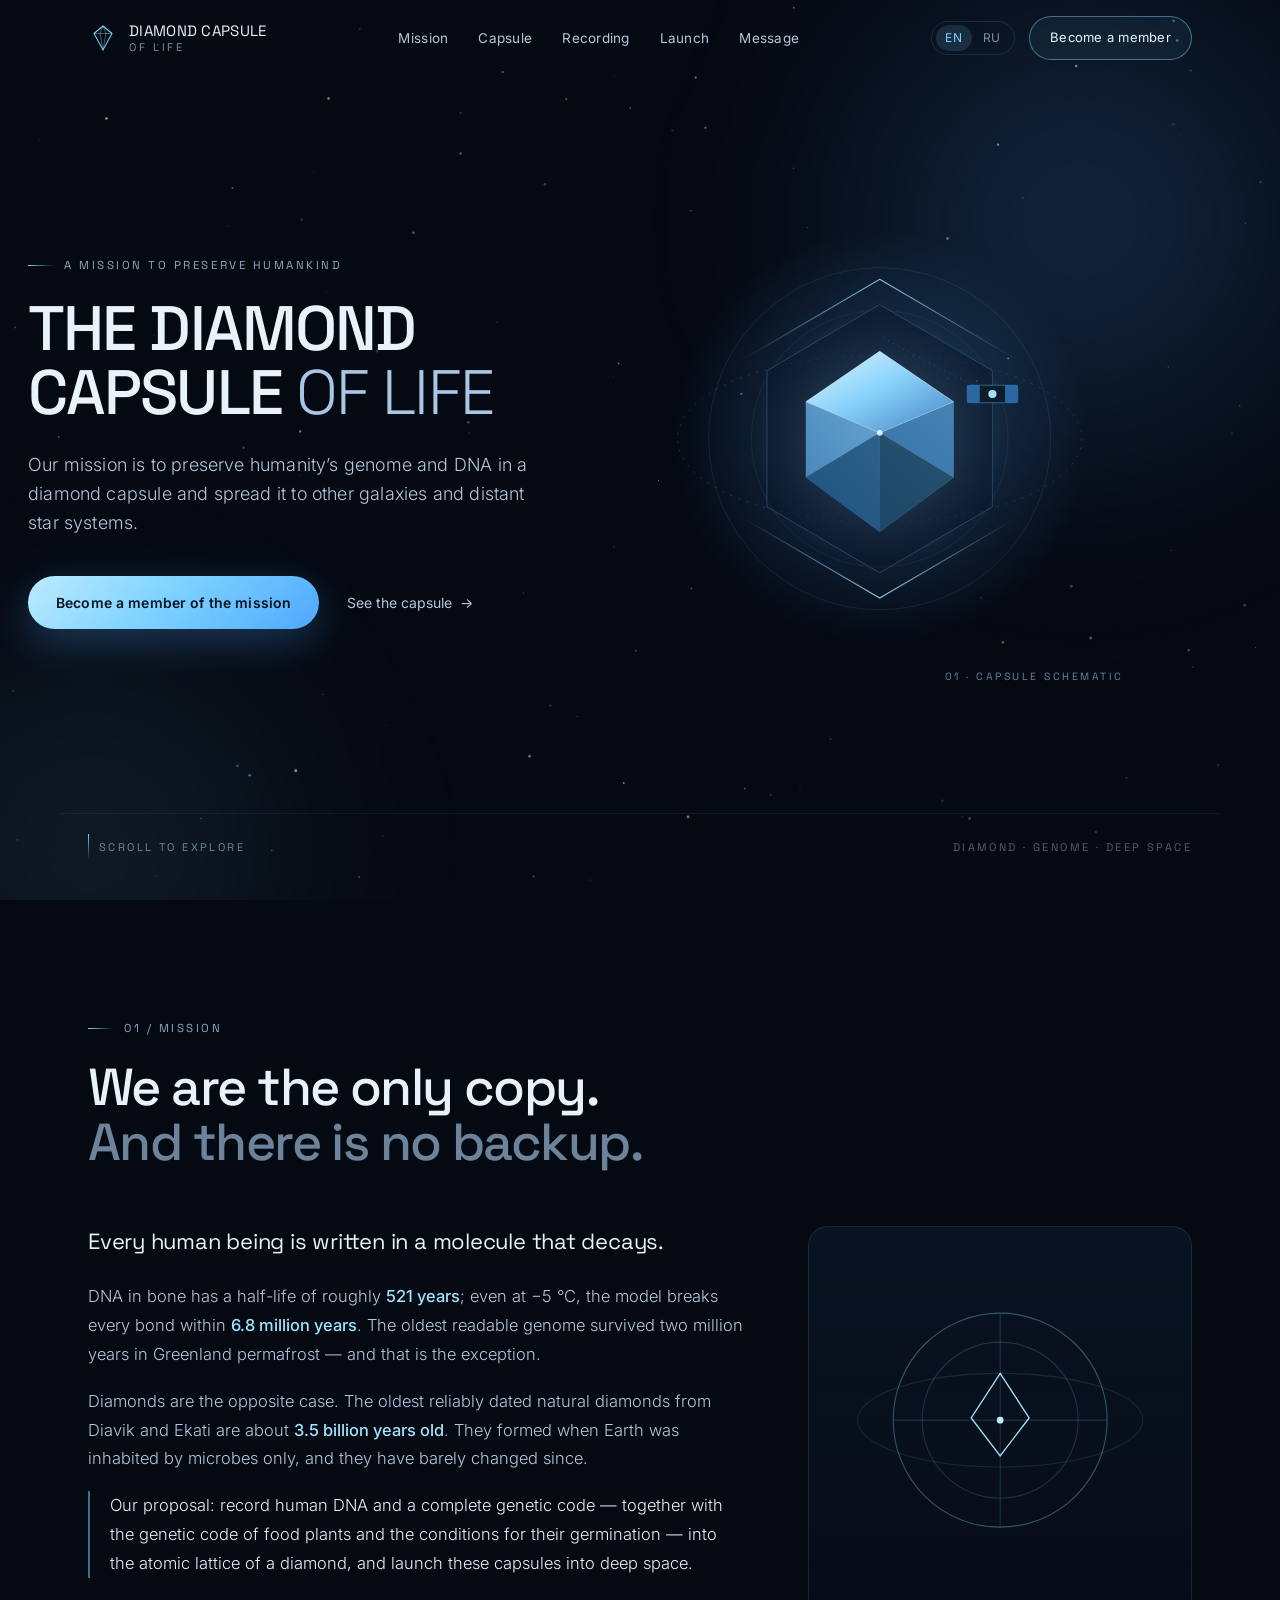
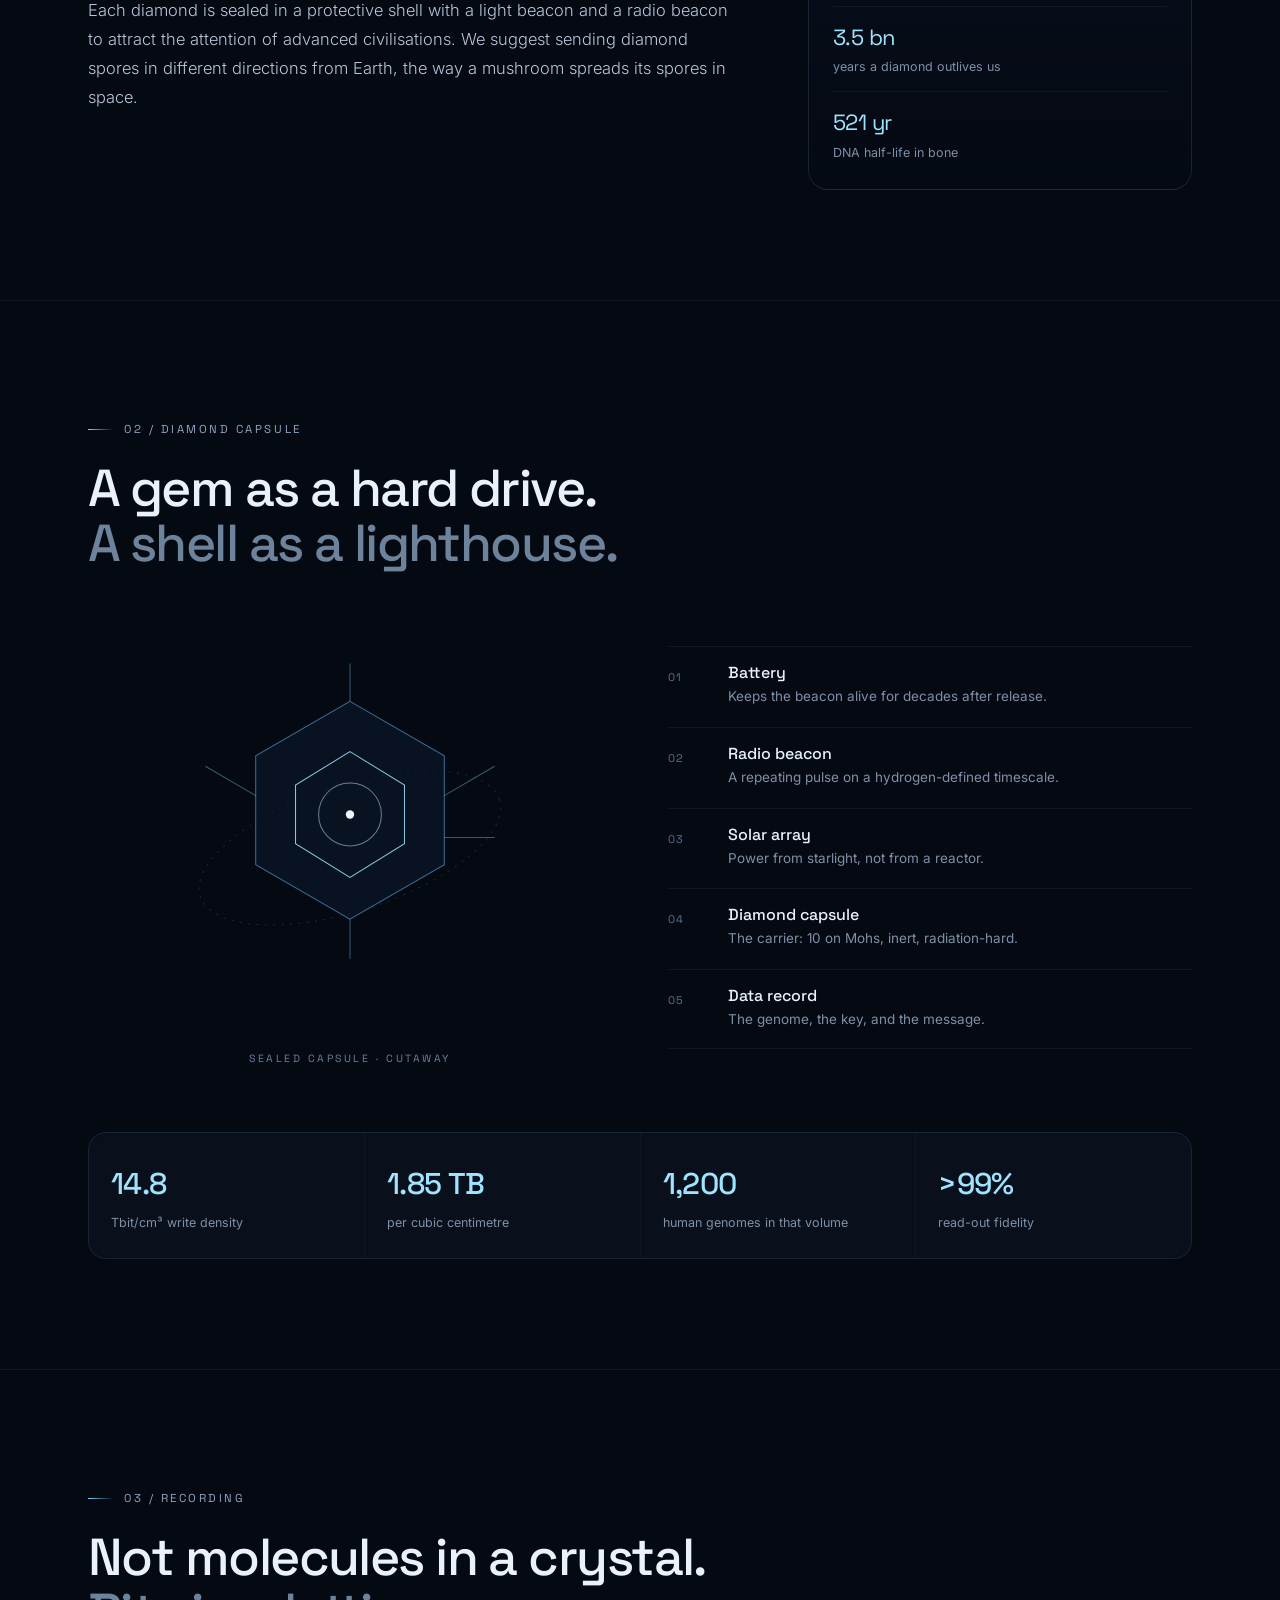
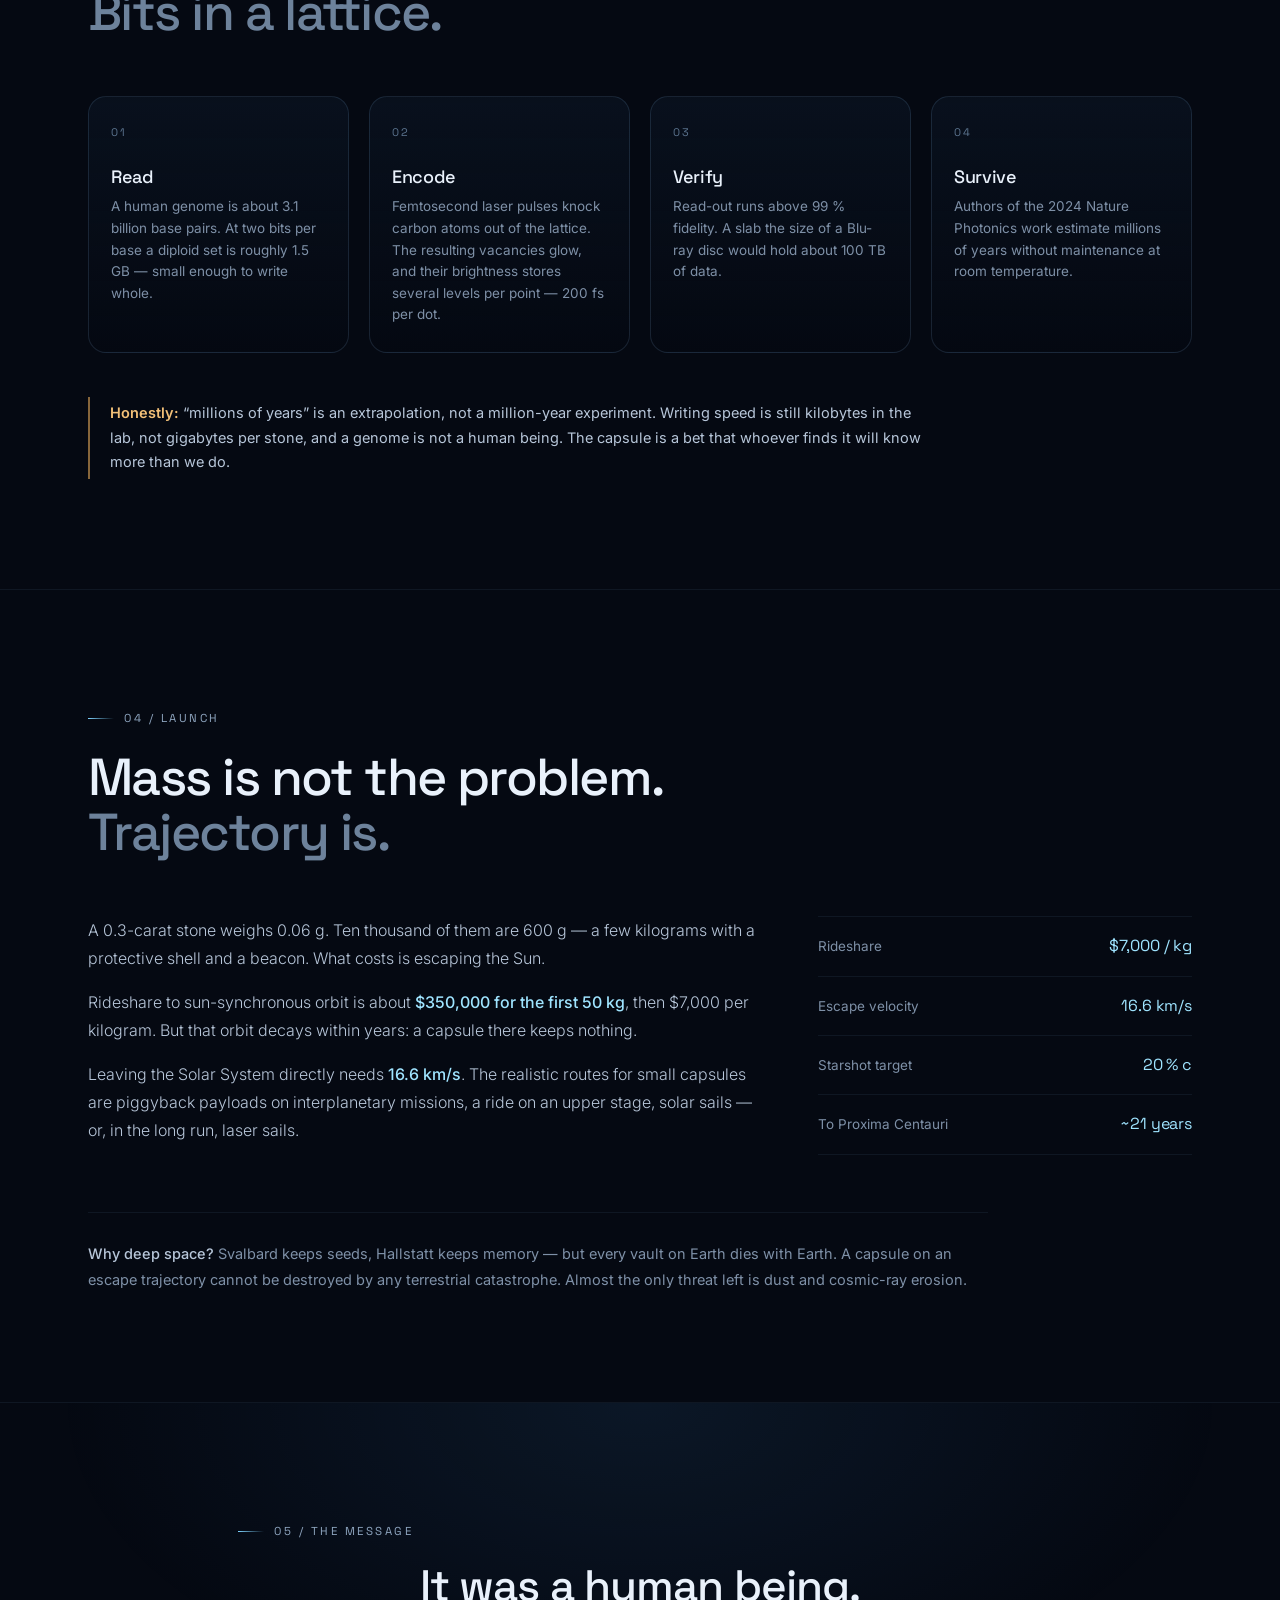
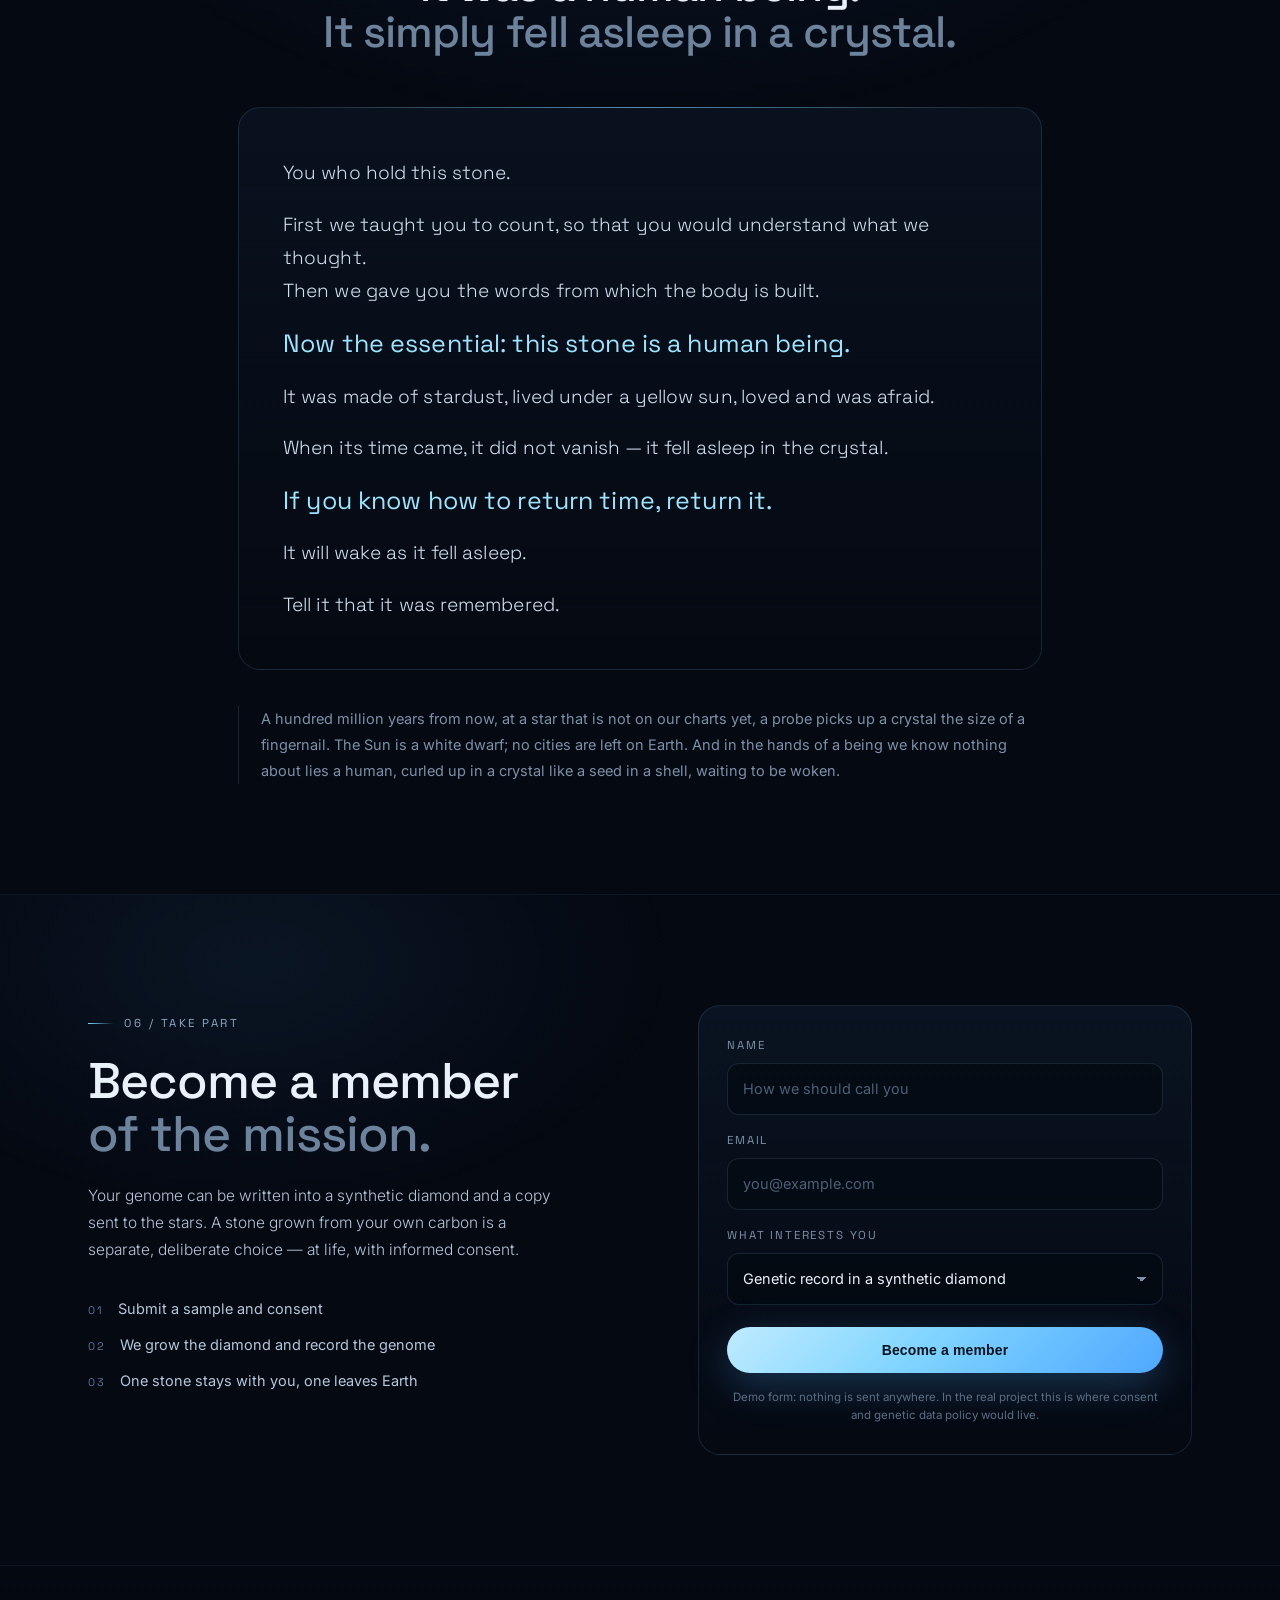
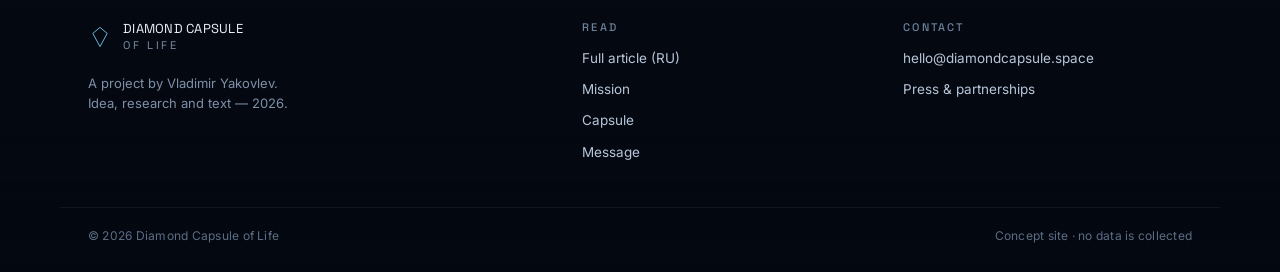
<file: index.html>
<!doctype html>
<html lang="en">
<head>
<meta charset="utf-8">
<meta name="viewport" content="width=device-width, initial-scale=1">
<title>The Diamond Capsule of Life — preserving humanity in diamond</title>
<meta name="description" content="A mission to record the human genome into diamond capsules and spread them to the stars. 3.5 billion years of carrier life, 1.85 TB per cubic centimetre, 1,200 genomes in a gem.">
<meta property="og:title" content="The Diamond Capsule of Life">
<meta property="og:description" content="Our mission is to preserve humanity's genome and DNA in a diamond capsule and spread it to other galaxies and distant star systems.">
<meta property="og:type" content="website">
<meta name="theme-color" content="#050912">
<link rel="icon" href="data:image/svg+xml,%3Csvg xmlns='http://www.w3.org/2000/svg' viewBox='0 0 32 32'%3E%3Crect width='32' height='32' rx='8' fill='%23050912'/%3E%3Cpath d='M16 7l7 6-7 12-7-12z' fill='%237FD4FF'/%3E%3C/svg%3E">
<link rel="preconnect" href="https://fonts.googleapis.com">
<link rel="preconnect" href="https://fonts.gstatic.com" crossorigin>
<link href="https://fonts.googleapis.com/css2?family=Space+Grotesk:wght@300;400;500;600;700&family=Inter:wght@300;400;500;600&display=swap" rel="stylesheet">
<link rel="stylesheet" href="assets/css/base.css">
<link rel="stylesheet" href="assets/css/landing.css">
</head>
<body>

<canvas id="stars" aria-hidden="true"></canvas>

<header class="site-header" id="top">
  <div class="shell header-inner">
    <a class="brand" href="index.html" aria-label="Diamond Capsule of Life">
      <svg viewBox="0 0 40 40" aria-hidden="true" class="brand-icon">
        <path d="M20 4l12 10-12 22L8 14z" fill="none" stroke="currentColor" stroke-width="1.4"/>
        <path d="M8 14h24M20 4l-4 10 4 22 4-22-4-10" fill="none" stroke="currentColor" stroke-width=".9" opacity=".65"/>
      </svg>
      <span>Diamond Capsule<em>of Life</em></span>
    </a>

    <nav class="nav" id="nav" aria-label="Sections">
      <a href="#mission">Mission</a>
      <a href="#capsule">Capsule</a>
      <a href="#record">Recording</a>
      <a href="#launch">Launch</a>
      <a href="#message">Message</a>
    </nav>

    <div class="header-right">
      <div class="lang" role="group" aria-label="Language">
        <span class="on">EN</span>
        <a href="article.html" title="Русская версия статьи">RU</a>
      </div>
      <a class="pill" href="#join">Become a member</a>
      <button class="burger" id="burger" aria-label="Menu" aria-expanded="false" aria-controls="nav">
        <span></span><span></span>
      </button>
    </div>
  </div>
</header>

<main>

  <!-- ============ HERO ============ -->
  <section class="hero">
    <div class="glow glow-a" aria-hidden="true"></div>
    <div class="glow glow-b" aria-hidden="true"></div>

    <div class="shell hero-grid">
      <div class="hero-copy">
        <p class="kicker"><span class="dash"></span>A mission to preserve humankind</p>
        <h1>The Diamond<br>Capsule <span class="thin">of Life</span></h1>
        <p class="hero-sub">Our mission is to preserve humanity’s genome and DNA in a diamond capsule
          and spread it to other galaxies and distant star systems.</p>
        <div class="hero-actions">
          <a class="btn-primary" href="#join">Become a member of the mission</a>
          <a class="btn-ghost" href="#capsule">See the capsule <span aria-hidden="true">→</span></a>
        </div>
      </div>

      <div class="hero-art" aria-hidden="true">
        <svg viewBox="0 0 520 520" class="capsule-svg">
          <defs>
            <radialGradient id="coreGlow" cx="50%" cy="50%" r="50%">
              <stop offset="0%" stop-color="#BFEBFF" stop-opacity=".55"/>
              <stop offset="60%" stop-color="#4FA8FF" stop-opacity=".12"/>
              <stop offset="100%" stop-color="#4FA8FF" stop-opacity="0"/>
            </radialGradient>
            <linearGradient id="facet" x1="0" y1="0" x2="1" y2="1">
              <stop offset="0%" stop-color="#EAF7FF"/>
              <stop offset="45%" stop-color="#8FD8FF"/>
              <stop offset="100%" stop-color="#3D7FC4"/>
            </linearGradient>
            <linearGradient id="facet2" x1="1" y1="0" x2="0" y2="1">
              <stop offset="0%" stop-color="#BFE9FF" stop-opacity=".95"/>
              <stop offset="100%" stop-color="#245C93" stop-opacity=".9"/>
            </linearGradient>
            <linearGradient id="shellLine" x1="0" y1="0" x2="1" y2="0">
              <stop offset="0%" stop-color="#7FD4FF" stop-opacity="0"/>
              <stop offset="50%" stop-color="#9FE4FF" stop-opacity=".85"/>
              <stop offset="100%" stop-color="#7FD4FF" stop-opacity="0"/>
            </linearGradient>
          </defs>

          <circle cx="260" cy="260" r="215" fill="url(#coreGlow)"/>

          <!-- orbits -->
          <ellipse cx="260" cy="260" rx="208" ry="86" fill="none" stroke="#7FD4FF" stroke-opacity=".18" stroke-dasharray="2 7"/>
          <ellipse cx="260" cy="260" rx="176" ry="176" fill="none" stroke="#7FD4FF" stroke-opacity=".10"/>
          <ellipse cx="260" cy="260" rx="132" ry="132" fill="none" stroke="#7FD4FF" stroke-opacity=".08"/>

          <!-- shell -->
          <g class="shell-hex">
            <polygon points="260,96 400,178 400,342 260,424 120,342 120,178"
                     fill="none" stroke="url(#shellLine)" stroke-width="1.2"/>
            <polygon points="260,122 376,190 376,330 260,398 144,330 144,190"
                     fill="rgba(10,22,38,.45)" stroke="#2A4766" stroke-width="1"/>
          </g>

          <!-- diamond -->
          <g class="diamond">
            <polygon points="260,170 336,222 336,300 260,356 184,300 184,222" fill="url(#facet2)" opacity=".92"/>
            <polygon points="260,170 336,222 260,254 184,222" fill="url(#facet)" opacity=".95"/>
            <polygon points="184,222 260,254 184,300" fill="#5AA6DC" opacity=".55"/>
            <polygon points="336,222 260,254 336,300" fill="#2E6EA8" opacity=".75"/>
            <polygon points="184,300 260,254 260,356" fill="#1F547F" opacity=".8"/>
            <polygon points="336,300 260,254 260,356" fill="#17415F" opacity=".85"/>
            <path d="M260,170l76,52-76,32-76-32z" fill="none" stroke="#DBF3FF" stroke-opacity=".55" stroke-width=".8"/>
            <circle cx="260" cy="254" r="3" fill="#EAF7FF" opacity=".9"/>
          </g>

          <!-- satellite -->
          <g class="sat" transform="translate(376 214)">
            <rect x="-26" y="-9" width="52" height="18" rx="3" fill="#0E1B2B" stroke="#3A6C96" stroke-width=".9"/>
            <rect x="-26" y="-9" width="13" height="18" fill="#2E76B8" opacity=".85"/>
            <rect x="13" y="-9" width="13" height="18" fill="#2E76B8" opacity=".85"/>
            <circle cx="0" cy="0" r="4.2" fill="#9FE4FF"/>
          </g>
          <path d="M376 214q-52-24-116-60" fill="none" stroke="#7FD4FF" stroke-opacity=".25" stroke-dasharray="1 5"/>
        </svg>
        <span class="art-caption">01 · capsule schematic</span>
      </div>
    </div>

    <div class="shell hero-foot">
      <span class="scroll-hint"><i></i>scroll to explore</span>
      <span class="hero-meta">Diamond · Genome · Deep space</span>
    </div>
  </section>

  <!-- ============ MISSION ============ -->
  <section class="section" id="mission">
    <div class="shell">
      <div class="sec-head">
        <p class="kicker"><span class="dash"></span>01 / Mission</p>
        <h2>We are the only copy.<br><span class="dim">And there is no backup.</span></h2>
      </div>

      <div class="mission-grid">
        <div class="mission-text">
          <p class="lead">Every human being is written in a molecule that decays.</p>
          <p>DNA in bone has a half-life of roughly <b>521 years</b>; even at −5 °C, the model breaks
            every bond within <b>6.8 million years</b>. The oldest readable genome survived two million
            years in Greenland permafrost — and that is the exception.</p>
          <p>Diamonds are the opposite case. The oldest reliably dated natural diamonds from Diavik and
            Ekati are about <b>3.5 billion years old</b>. They formed when Earth was inhabited by microbes
            only, and they have barely changed since.</p>
          <p class="accent-p">Our proposal: record human DNA and a complete genetic code — together with the
            genetic code of food plants and the conditions for their germination — into the atomic lattice
            of a diamond, and launch these capsules into deep space.</p>
          <p>Each diamond is sealed in a protective shell with a light beacon and a radio beacon to attract
            the attention of advanced civilisations. We suggest sending diamond spores in different
            directions from Earth, the way a mushroom spreads its spores in space.</p>
        </div>

        <aside class="figure-card">
          <svg viewBox="0 0 300 300" aria-hidden="true" class="vestige">
            <circle cx="150" cy="150" r="96" fill="none" stroke="#7FD4FF" stroke-opacity=".35"/>
            <circle cx="150" cy="150" r="70" fill="none" stroke="#7FD4FF" stroke-opacity=".18"/>
            <path d="M150 54v192M54 150h192" stroke="#7FD4FF" stroke-opacity=".18"/>
            <path d="M150 108l26 40-26 34-26-34z" fill="none" stroke="#9FE4FF" stroke-width="1.2"/>
            <circle cx="150" cy="150" r="3" fill="#BFEBFF"/>
            <ellipse cx="150" cy="150" rx="128" ry="42" fill="none" stroke="#7FD4FF" stroke-opacity=".12"/>
          </svg>
          <dl class="mini-stats">
            <div><dt>3.5 bn</dt><dd>years a diamond outlives us</dd></div>
            <div><dt>521 yr</dt><dd>DNA half-life in bone</dd></div>
          </dl>
        </aside>
      </div>
    </div>
  </section>

  <!-- ============ CAPSULE ============ -->
  <section class="section section-line" id="capsule">
    <div class="shell">
      <div class="sec-head">
        <p class="kicker"><span class="dash"></span>02 / Diamond capsule</p>
        <h2>A gem as a hard drive.<br><span class="dim">A shell as a lighthouse.</span></h2>
      </div>

      <div class="capsule-grid">
        <div class="diagram">
          <svg viewBox="0 0 420 420" aria-hidden="true">
            <ellipse cx="210" cy="210" rx="150" ry="60" fill="none" stroke="#7FD4FF" stroke-opacity=".16" stroke-dasharray="2 6" transform="rotate(-18 210 210)"/>
            <polygon points="210,70 300,122 300,226 210,278 120,226 120,122" fill="rgba(12,26,44,.6)" stroke="#3A6C96"/>
            <polygon points="210,118 262,150 262,206 210,238 158,206 158,150" fill="none" stroke="#9FE4FF" stroke-opacity=".85"/>
            <circle cx="210" cy="178" r="30" fill="none" stroke="#BFEBFF" stroke-opacity=".5"/>
            <circle cx="210" cy="178" r="4" fill="#EAF7FF"/>
            <line x1="300" y1="160" x2="348" y2="132" stroke="#7FD4FF" stroke-opacity=".4"/>
            <line x1="300" y1="200" x2="348" y2="200" stroke="#7FD4FF" stroke-opacity=".4"/>
            <line x1="120" y1="160" x2="72" y2="132" stroke="#7FD4FF" stroke-opacity=".4"/>
            <line x1="210" y1="70" x2="210" y2="34" stroke="#7FD4FF" stroke-opacity=".4"/>
            <line x1="210" y1="278" x2="210" y2="316" stroke="#7FD4FF" stroke-opacity=".4"/>
          </svg>
          <span class="diagram-cap">sealed capsule · cutaway</span>
        </div>

        <ol class="callouts">
          <li><span class="num">01</span><div><h3>Battery</h3><p>Keeps the beacon alive for decades after release.</p></div></li>
          <li><span class="num">02</span><div><h3>Radio beacon</h3><p>A repeating pulse on a hydrogen-defined timescale.</p></div></li>
          <li><span class="num">03</span><div><h3>Solar array</h3><p>Power from starlight, not from a reactor.</p></div></li>
          <li><span class="num">04</span><div><h3>Diamond capsule</h3><p>The carrier: 10 on Mohs, inert, radiation-hard.</p></div></li>
          <li><span class="num">05</span><div><h3>Data record</h3><p>The genome, the key, and the message.</p></div></li>
        </ol>
      </div>

      <div class="spec-grid">
        <div class="spec"><b>14.8</b><span>Tbit/cm³ write density</span></div>
        <div class="spec"><b>1.85 TB</b><span>per cubic centimetre</span></div>
        <div class="spec"><b>1,200</b><span>human genomes in that volume</span></div>
        <div class="spec"><b>&gt;99%</b><span>read-out fidelity</span></div>
      </div>
    </div>
  </section>

  <!-- ============ RECORD ============ -->
  <section class="section section-line" id="record">
    <div class="shell">
      <div class="sec-head">
        <p class="kicker"><span class="dash"></span>03 / Recording</p>
        <h2>Not molecules in a crystal.<br><span class="dim">Bits in a lattice.</span></h2>
      </div>

      <div class="steps">
        <article class="step">
          <span class="step-n">01</span>
          <h3>Read</h3>
          <p>A human genome is about 3.1 billion base pairs. At two bits per base a diploid set is
            roughly 1.5 GB — small enough to write whole.</p>
        </article>
        <article class="step">
          <span class="step-n">02</span>
          <h3>Encode</h3>
          <p>Femtosecond laser pulses knock carbon atoms out of the lattice. The resulting vacancies
            glow, and their brightness stores several levels per point — 200 fs per dot.</p>
        </article>
        <article class="step">
          <span class="step-n">03</span>
          <h3>Verify</h3>
          <p>Read-out runs above 99 % fidelity. A slab the size of a Blu-ray disc would hold about
            100 TB of data.</p>
        </article>
        <article class="step">
          <span class="step-n">04</span>
          <h3>Survive</h3>
          <p>Authors of the 2024 Nature Photonics work estimate millions of years without maintenance
            at room temperature.</p>
        </article>
      </div>

      <p class="honest"><b>Honestly:</b> “millions of years” is an extrapolation, not a million-year
        experiment. Writing speed is still kilobytes in the lab, not gigabytes per stone, and a genome
        is not a human being. The capsule is a bet that whoever finds it will know more than we do.</p>
    </div>
  </section>

  <!-- ============ LAUNCH ============ -->
  <section class="section section-line" id="launch">
    <div class="shell">
      <div class="sec-head">
        <p class="kicker"><span class="dash"></span>04 / Launch</p>
        <h2>Mass is not the problem.<br><span class="dim">Trajectory is.</span></h2>
      </div>

      <div class="launch-grid">
        <div class="launch-copy">
          <p>A 0.3-carat stone weighs 0.06 g. Ten thousand of them are 600 g — a few kilograms with a
            protective shell and a beacon. What costs is escaping the Sun.</p>
          <p>Rideshare to sun-synchronous orbit is about <b>$350,000 for the first 50 kg</b>, then
            $7,000 per kilogram. But that orbit decays within years: a capsule there keeps nothing.</p>
          <p>Leaving the Solar System directly needs <b>16.6 km/s</b>. The realistic routes for small
            capsules are piggyback payloads on interplanetary missions, a ride on an upper stage,
            solar sails — or, in the long run, laser sails.</p>
        </div>

        <div class="launch-list">
          <div class="ll"><span class="ll-k">Rideshare</span><span class="ll-v">$7,000 / kg</span></div>
          <div class="ll"><span class="ll-k">Escape velocity</span><span class="ll-v">16.6 km/s</span></div>
          <div class="ll"><span class="ll-k">Starshot target</span><span class="ll-v">20 % c</span></div>
          <div class="ll"><span class="ll-k">To Proxima Centauri</span><span class="ll-v">~21 years</span></div>
        </div>
      </div>

      <div class="note-row">
        <p><b>Why deep space?</b> Svalbard keeps seeds, Hallstatt keeps memory — but every vault on
          Earth dies with Earth. A capsule on an escape trajectory cannot be destroyed by any terrestrial
          catastrophe. Almost the only threat left is dust and cosmic-ray erosion.</p>
      </div>
    </div>
  </section>

  <!-- ============ MESSAGE ============ -->
  <section class="section section-line message-sec" id="message">
    <div class="shell message-inner">
      <p class="kicker center"><span class="dash"></span>05 / The message</p>
      <h2 class="center">It was a human being.<br><span class="dim">It simply fell asleep in a crystal.</span></h2>

      <blockquote class="letter">
        <p>You who hold this stone.</p>
        <p>First we taught you to count, so that you would understand what we thought.<br>
           Then we gave you the words from which the body is built.</p>
        <p class="big">Now the essential: this stone is a human being.</p>
        <p>It was made of stardust, lived under a yellow sun, loved and was afraid.</p>
        <p>When its time came, it did not vanish — it fell asleep in the crystal.</p>
        <p class="big">If you know how to return time, return it.</p>
        <p>It will wake as it fell asleep.</p>
        <p>Tell it that it was remembered.</p>
      </blockquote>

      <p class="message-note">A hundred million years from now, at a star that is not on our charts yet,
        a probe picks up a crystal the size of a fingernail. The Sun is a white dwarf; no cities are left
        on Earth. And in the hands of a being we know nothing about lies a human, curled up in a crystal
        like a seed in a shell, waiting to be woken.</p>
    </div>
  </section>

  <!-- ============ JOIN ============ -->
  <section class="section join-sec" id="join">
    <div class="shell join-grid">
      <div>
        <p class="kicker"><span class="dash"></span>06 / Take part</p>
        <h2>Become a member<br><span class="dim">of the mission.</span></h2>
        <p class="join-sub">Your genome can be written into a synthetic diamond and a copy sent to
          the stars. A stone grown from your own carbon is a separate, deliberate choice — at life,
          with informed consent.</p>

        <ol class="join-steps">
          <li><span>01</span> Submit a sample and consent</li>
          <li><span>02</span> We grow the diamond and record the genome</li>
          <li><span>03</span> One stone stays with you, one leaves Earth</li>
        </ol>
      </div>

      <form class="join-form" id="joinForm" novalidate>
        <label class="fld">
          <span>Name</span>
          <input type="text" name="name" id="jName" placeholder="How we should call you" required>
        </label>
        <label class="fld">
          <span>Email</span>
          <input type="email" name="email" id="jEmail" placeholder="you@example.com" required>
        </label>
        <label class="fld">
          <span>What interests you</span>
          <select id="jType">
            <option>Genetic record in a synthetic diamond</option>
            <option>Diamond grown from my own carbon</option>
            <option>Sponsorship and science partnership</option>
            <option>Just keep me informed</option>
          </select>
        </label>
        <button class="btn-primary wide" type="submit">Become a member</button>
        <p class="form-note">Demo form: nothing is sent anywhere. In the real project this is where
          consent and genetic data policy would live.</p>
        <p class="form-err" id="jError" role="alert" hidden></p>
      </form>
    </div>
  </section>

</main>

<footer class="site-footer">
  <div class="shell footer-inner">
    <div>
      <a class="brand small" href="#top">
        <svg viewBox="0 0 40 40" aria-hidden="true" class="brand-icon">
          <path d="M20 4l12 10-12 22L8 14z" fill="none" stroke="currentColor" stroke-width="1.4"/>
        </svg>
        <span>Diamond Capsule<em>of Life</em></span>
      </a>
      <p class="footer-note">A project by Vladimir Yakovlev.<br>Idea, research and text — 2026.</p>
    </div>
    <div class="footer-col">
      <h4>Read</h4>
      <a href="article.html">Full article (RU)</a>
      <a href="#mission">Mission</a>
      <a href="#capsule">Capsule</a>
      <a href="#message">Message</a>
    </div>
    <div class="footer-col">
      <h4>Contact</h4>
      <a href="mailto:hello@diamondcapsule.space">hello@diamondcapsule.space</a>
      <span class="muted">Press &amp; partnerships</span>
    </div>
  </div>
  <div class="shell footer-bottom">
    <span>© 2026 Diamond Capsule of Life</span>
    <span>Concept site · no data is collected</span>
  </div>
</footer>

<div class="toast" id="toast" role="status" aria-live="polite"></div>

<script src="assets/js/landing.js"></script>
</body>
</html>
</file>
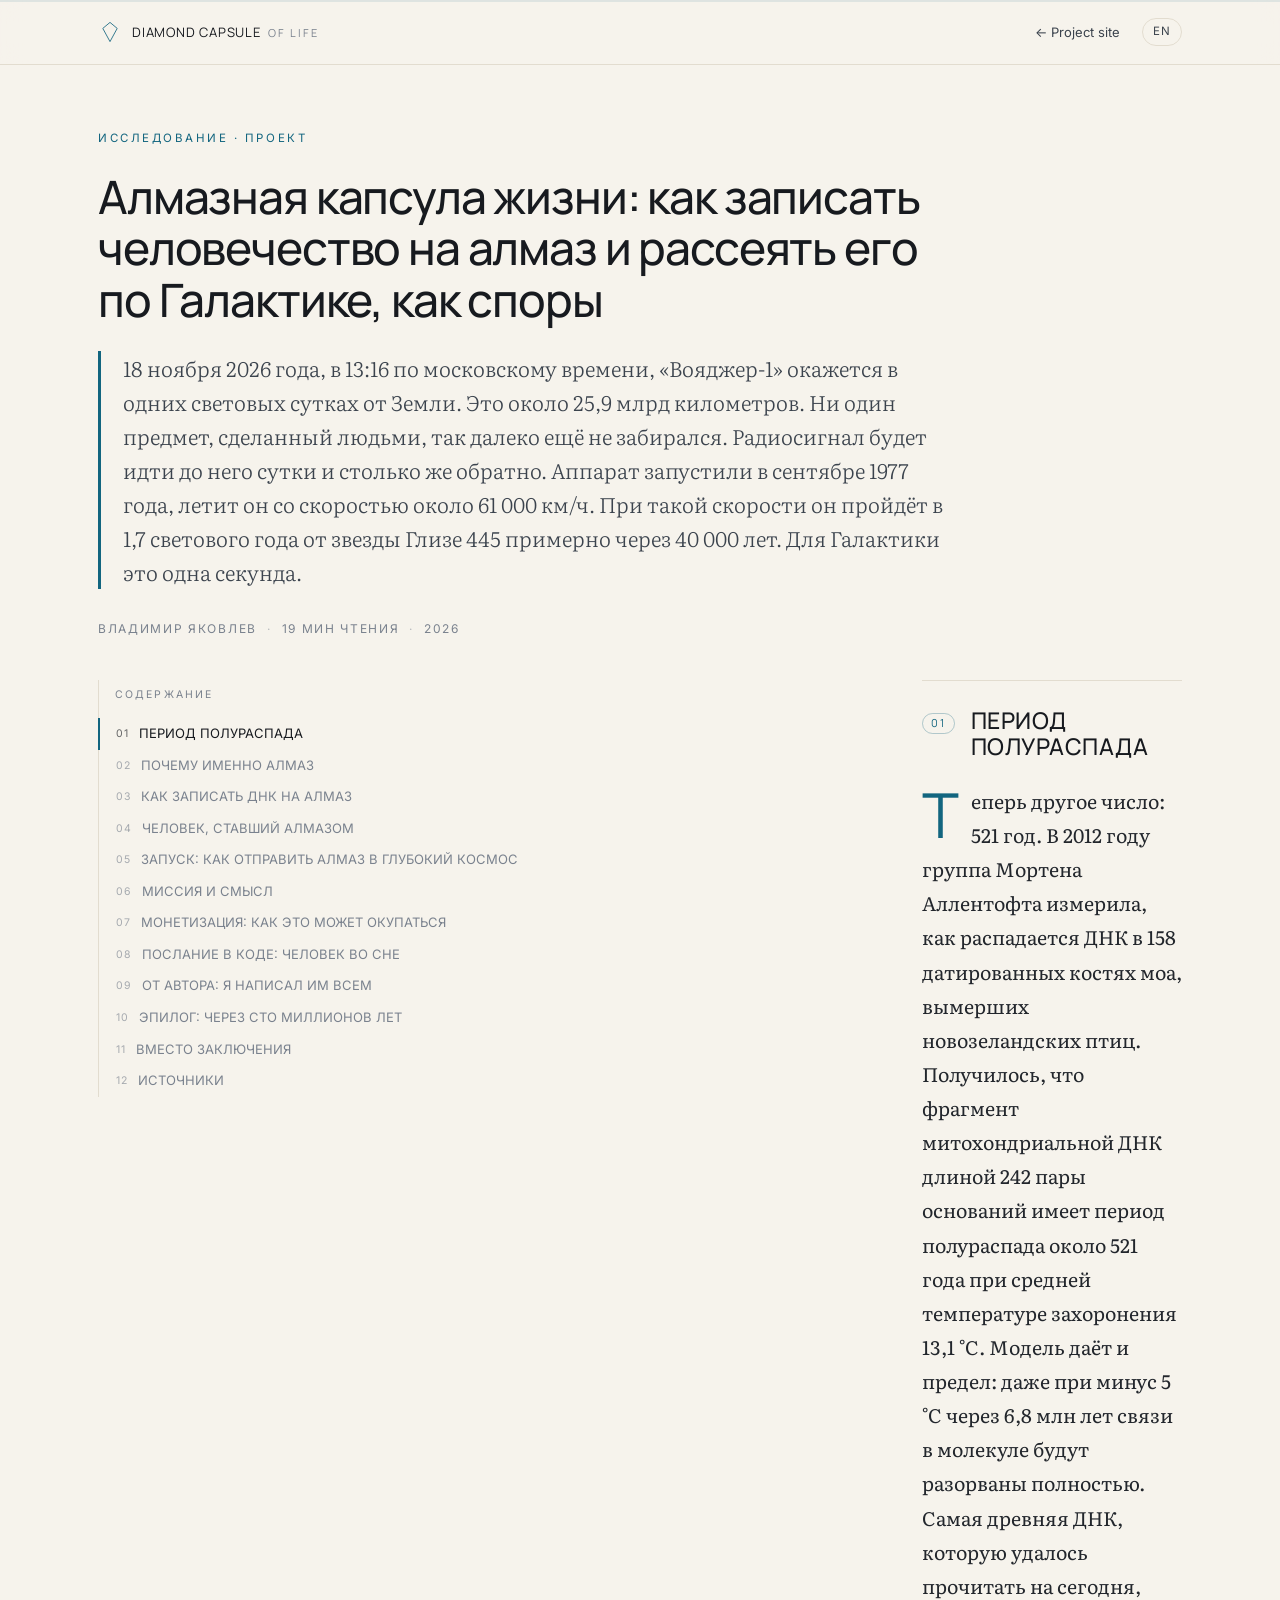
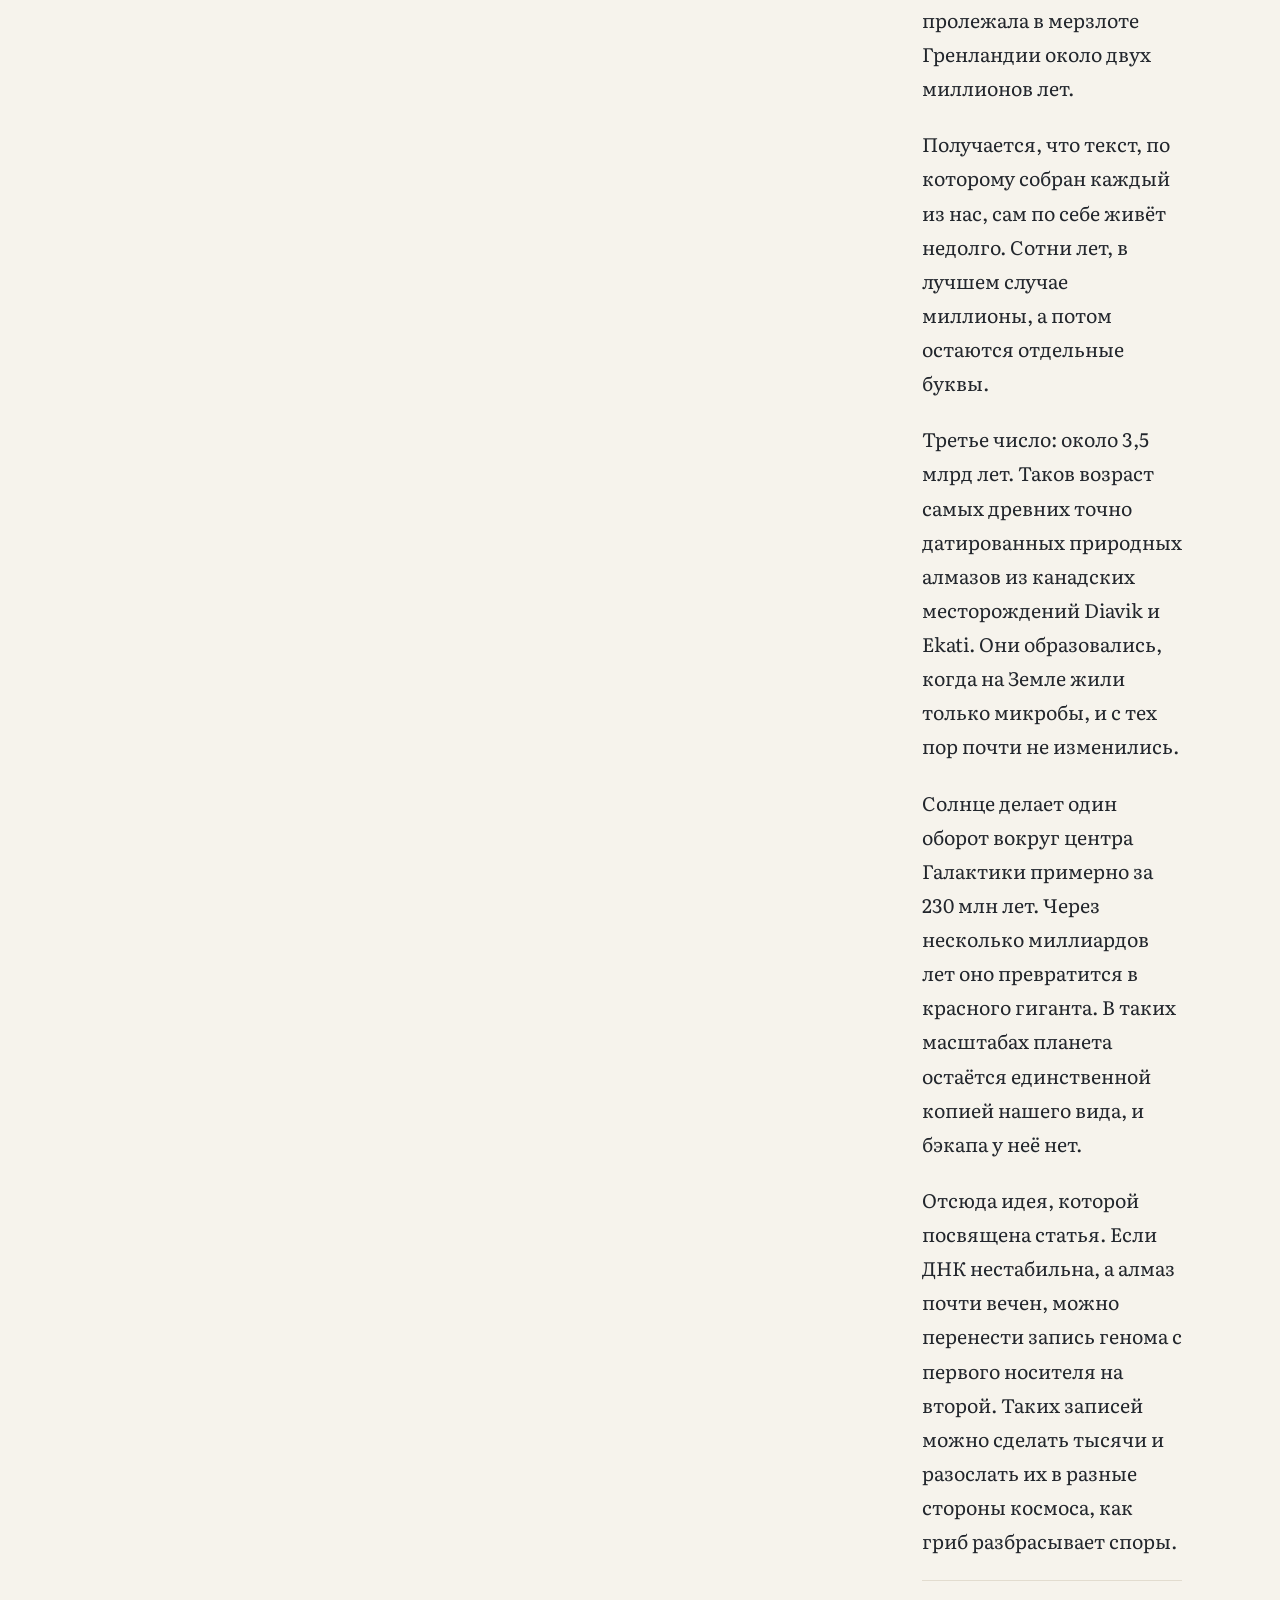
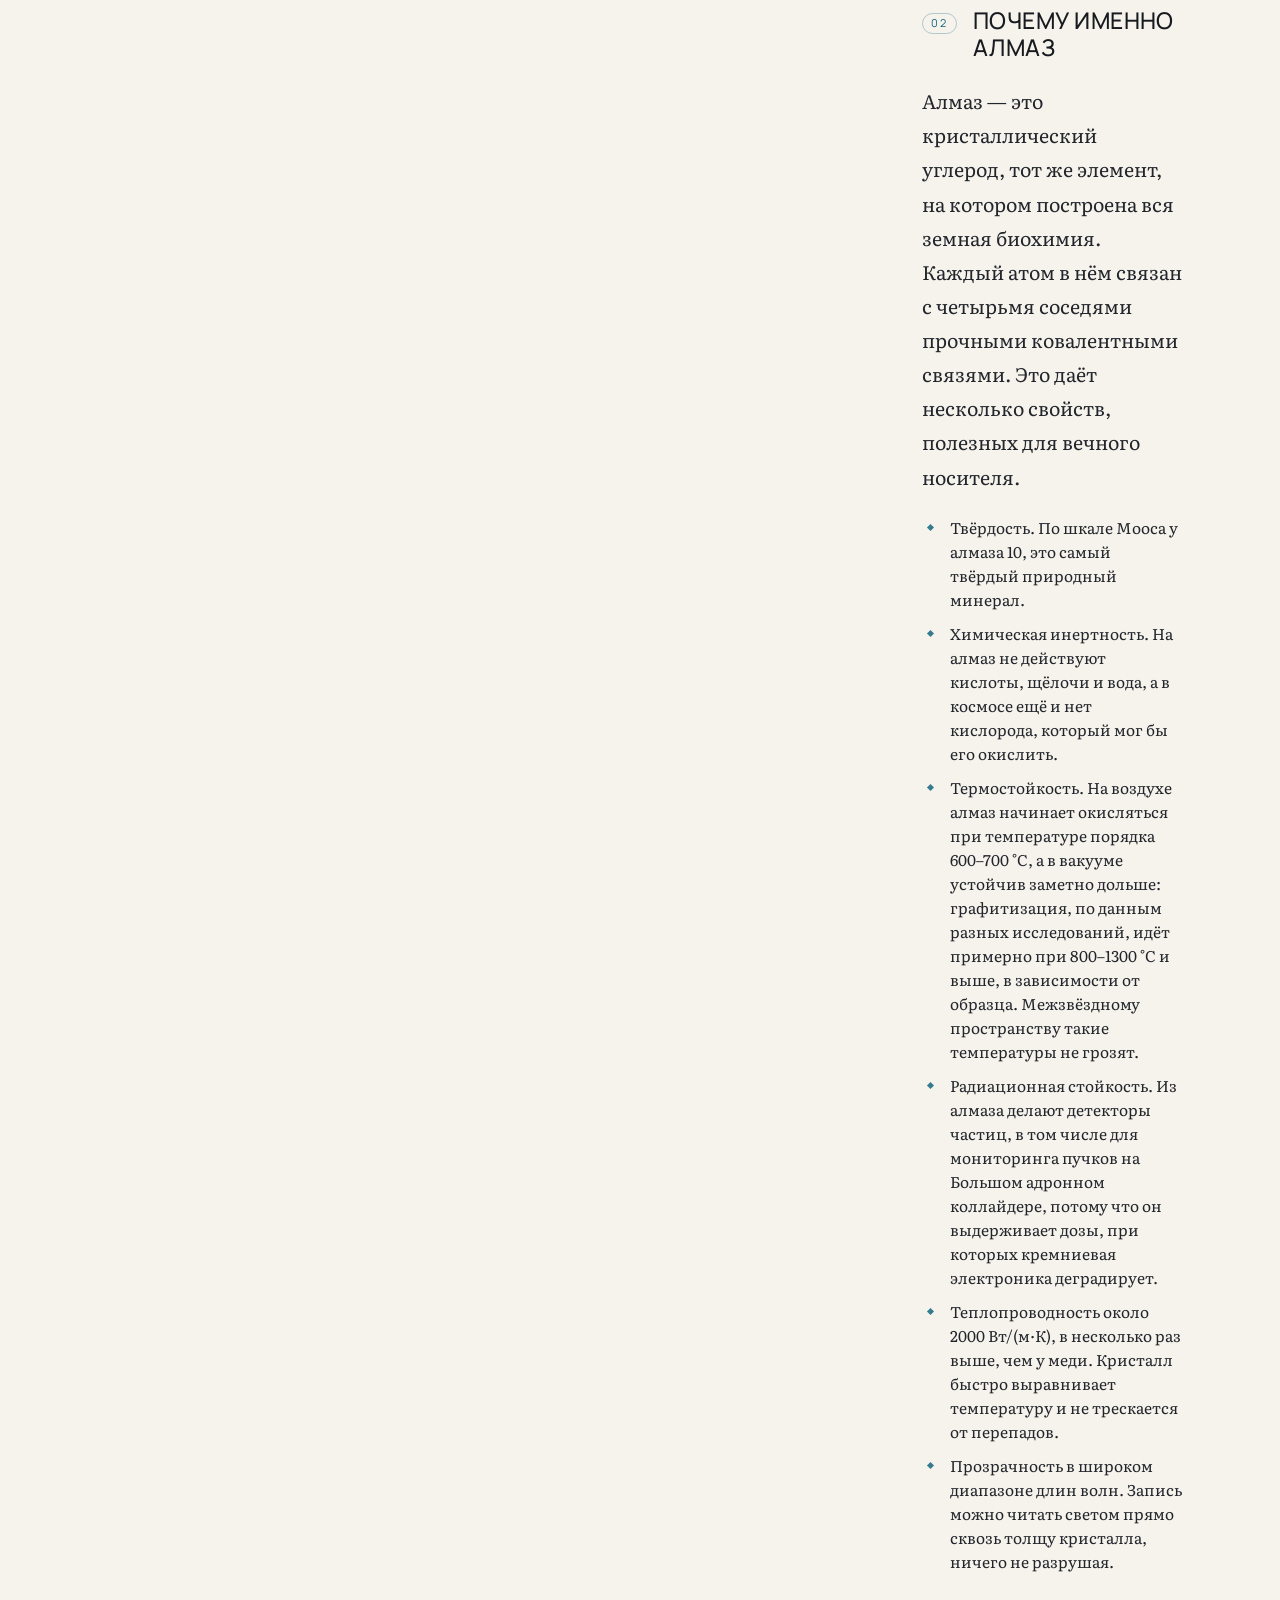
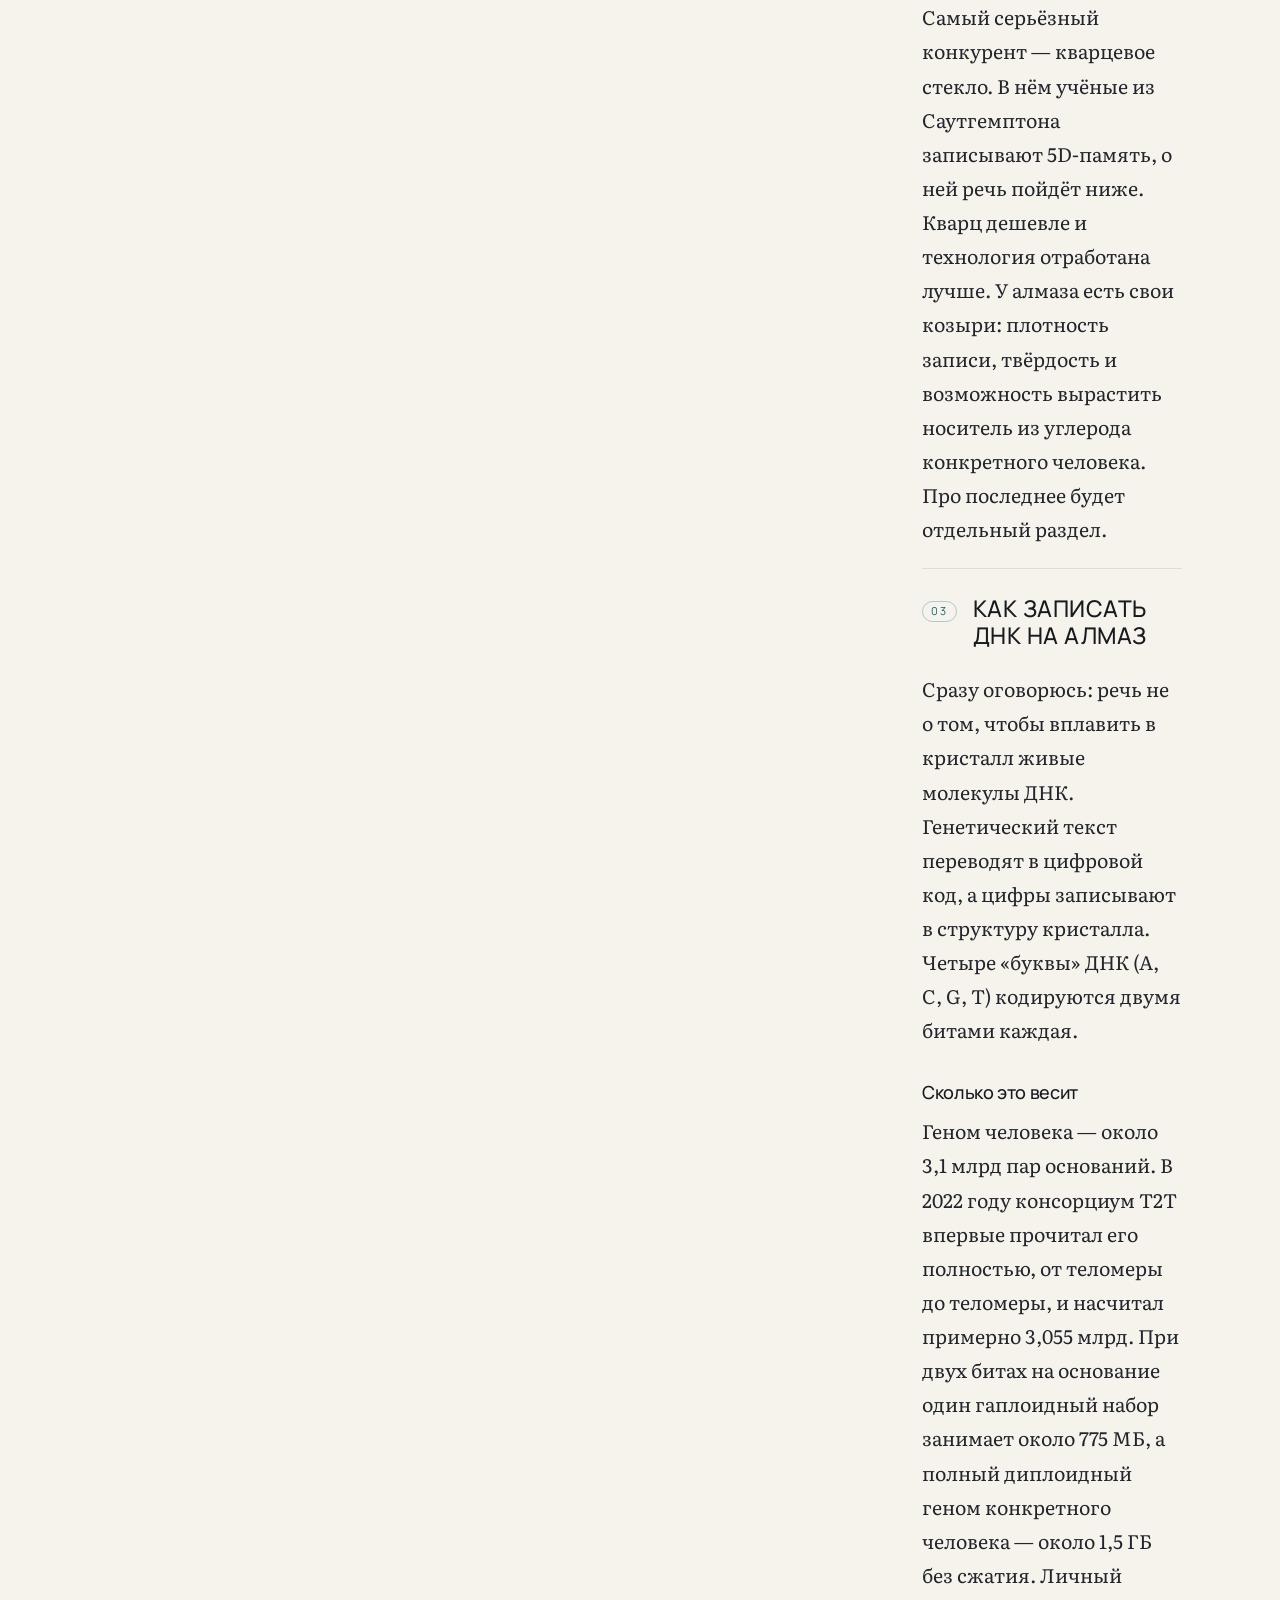
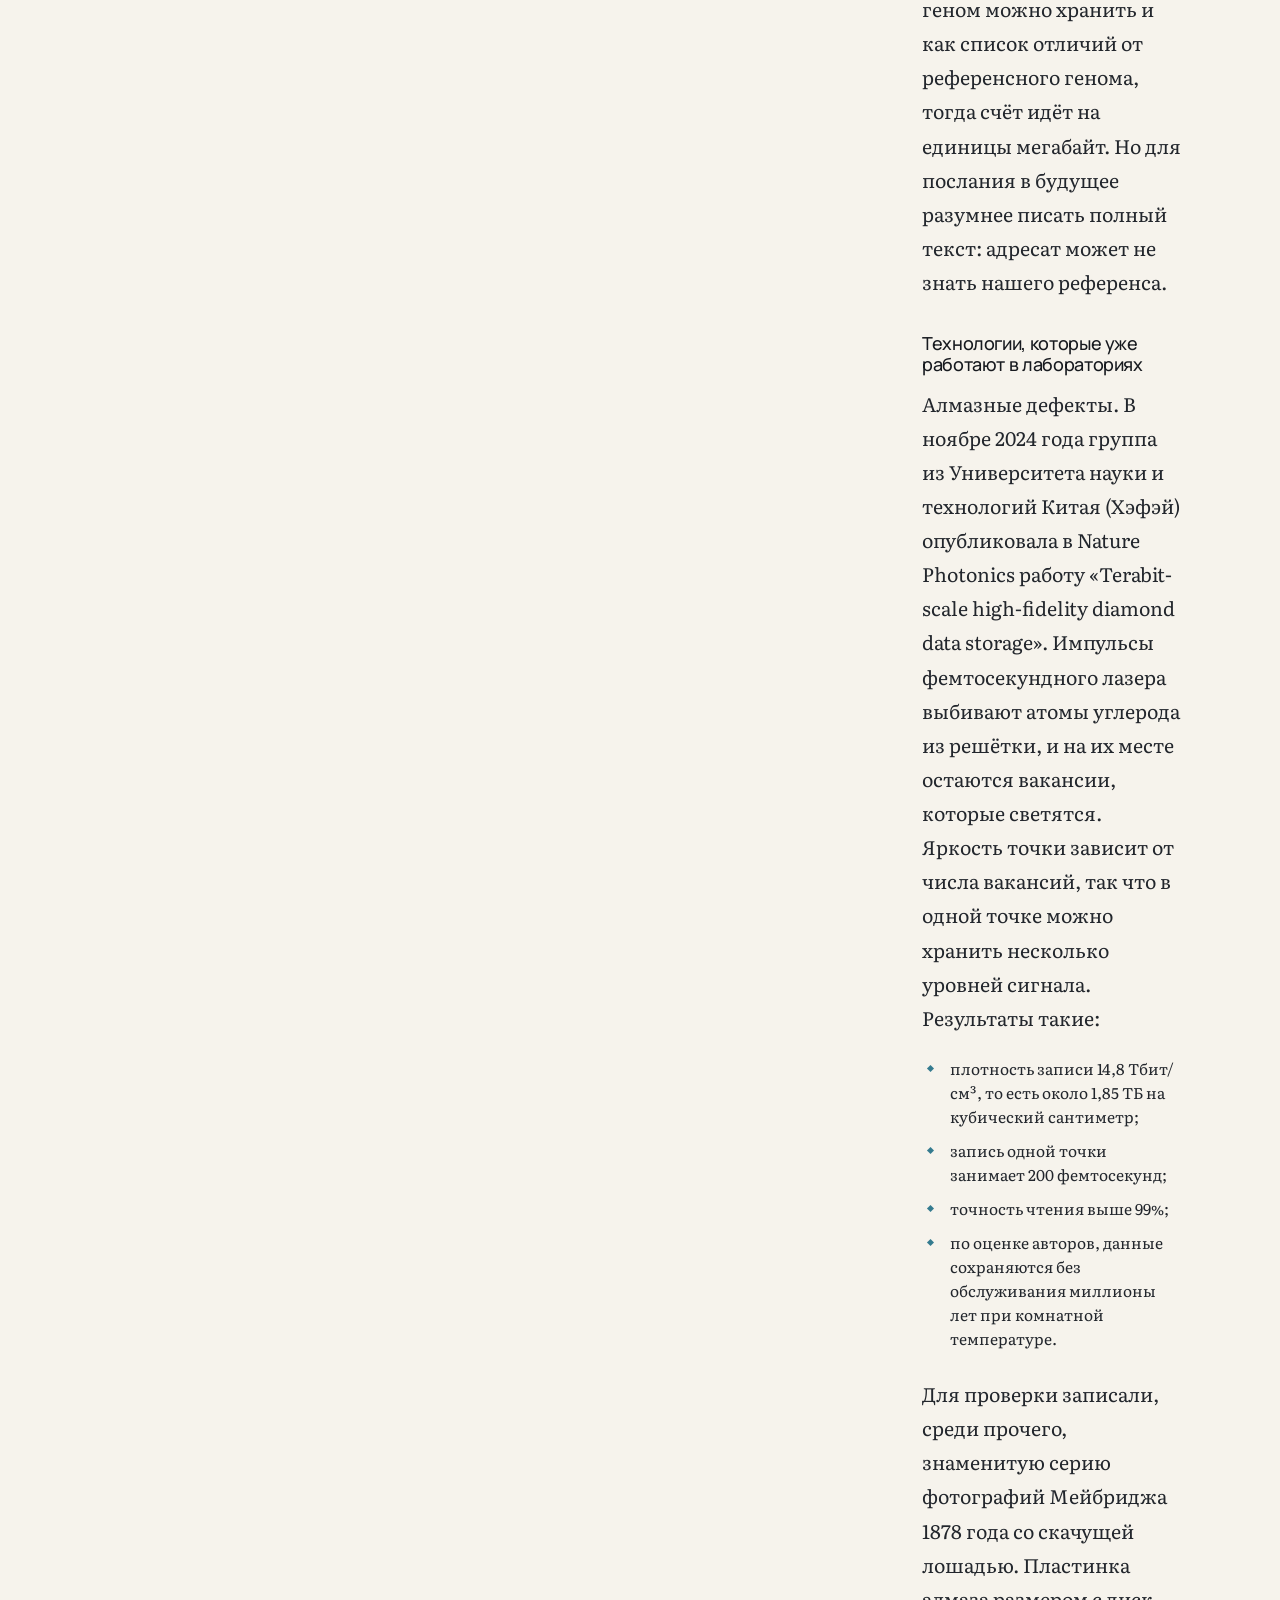
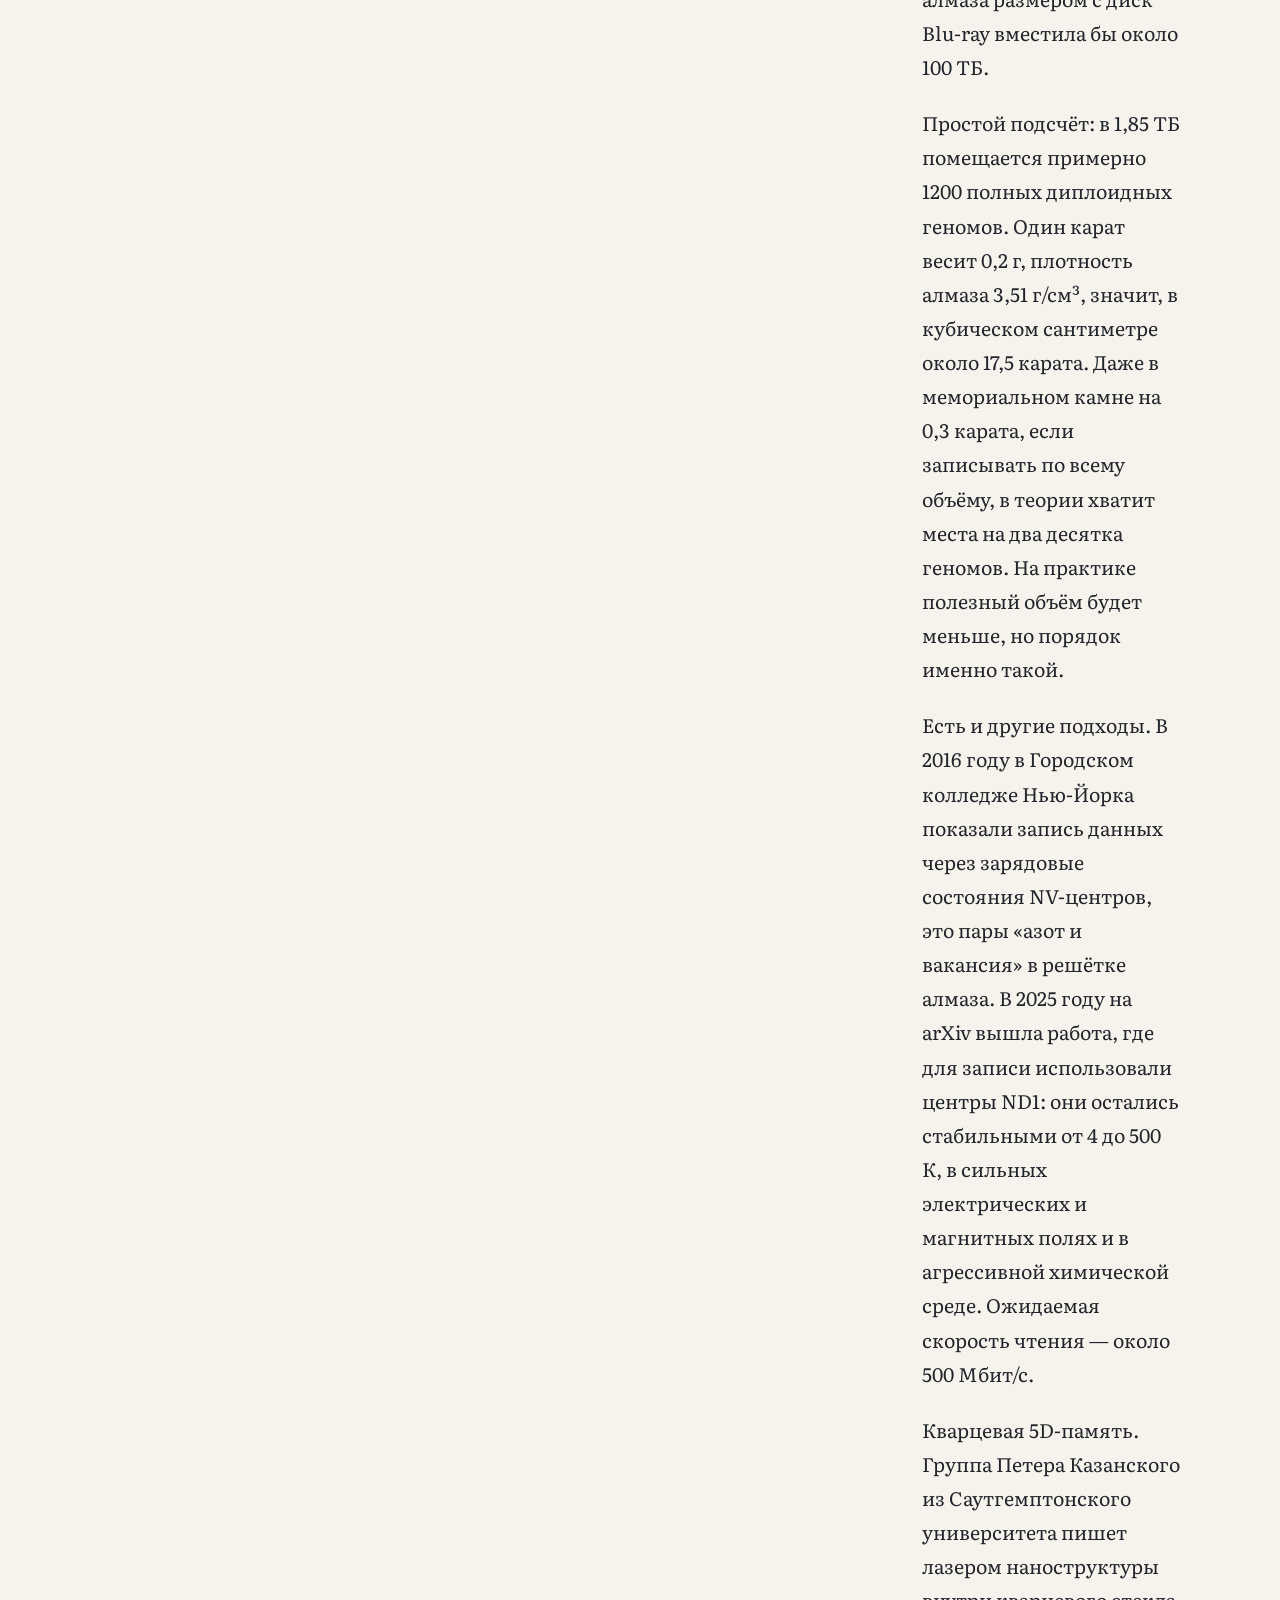
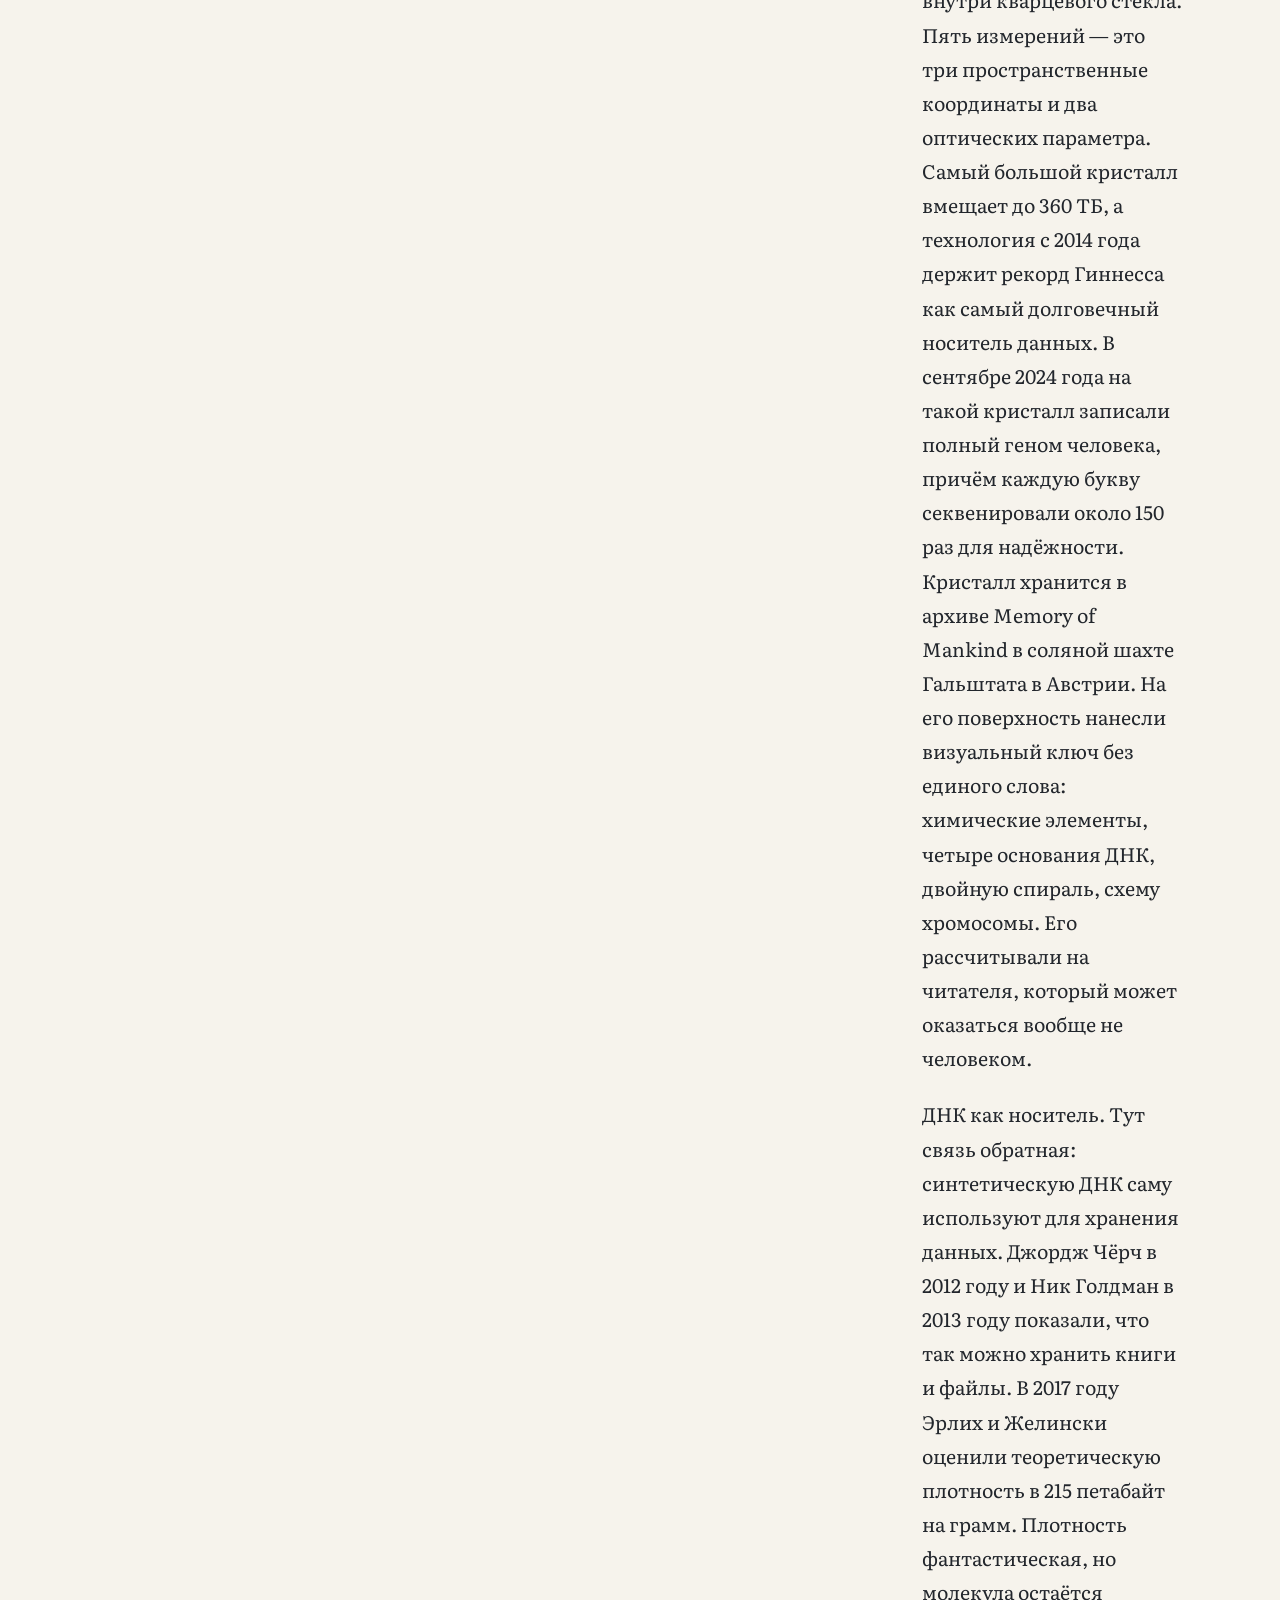
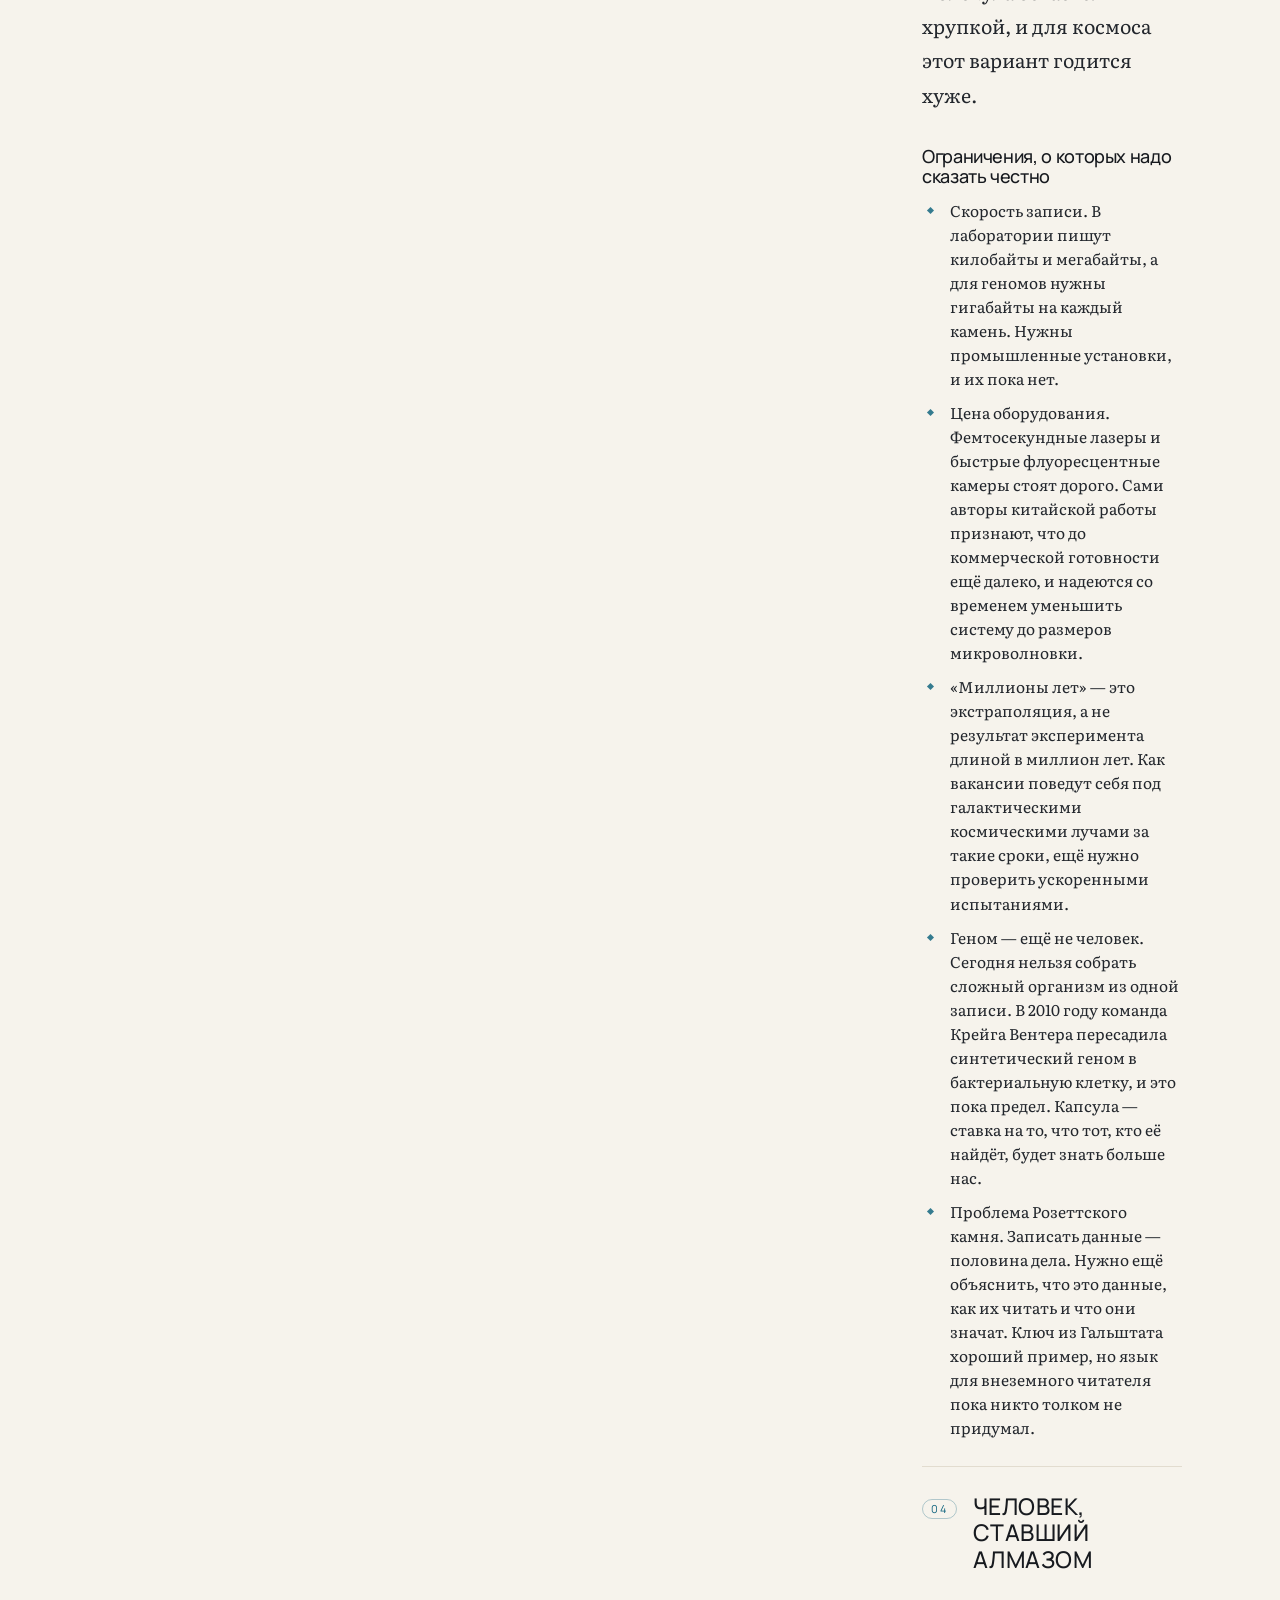
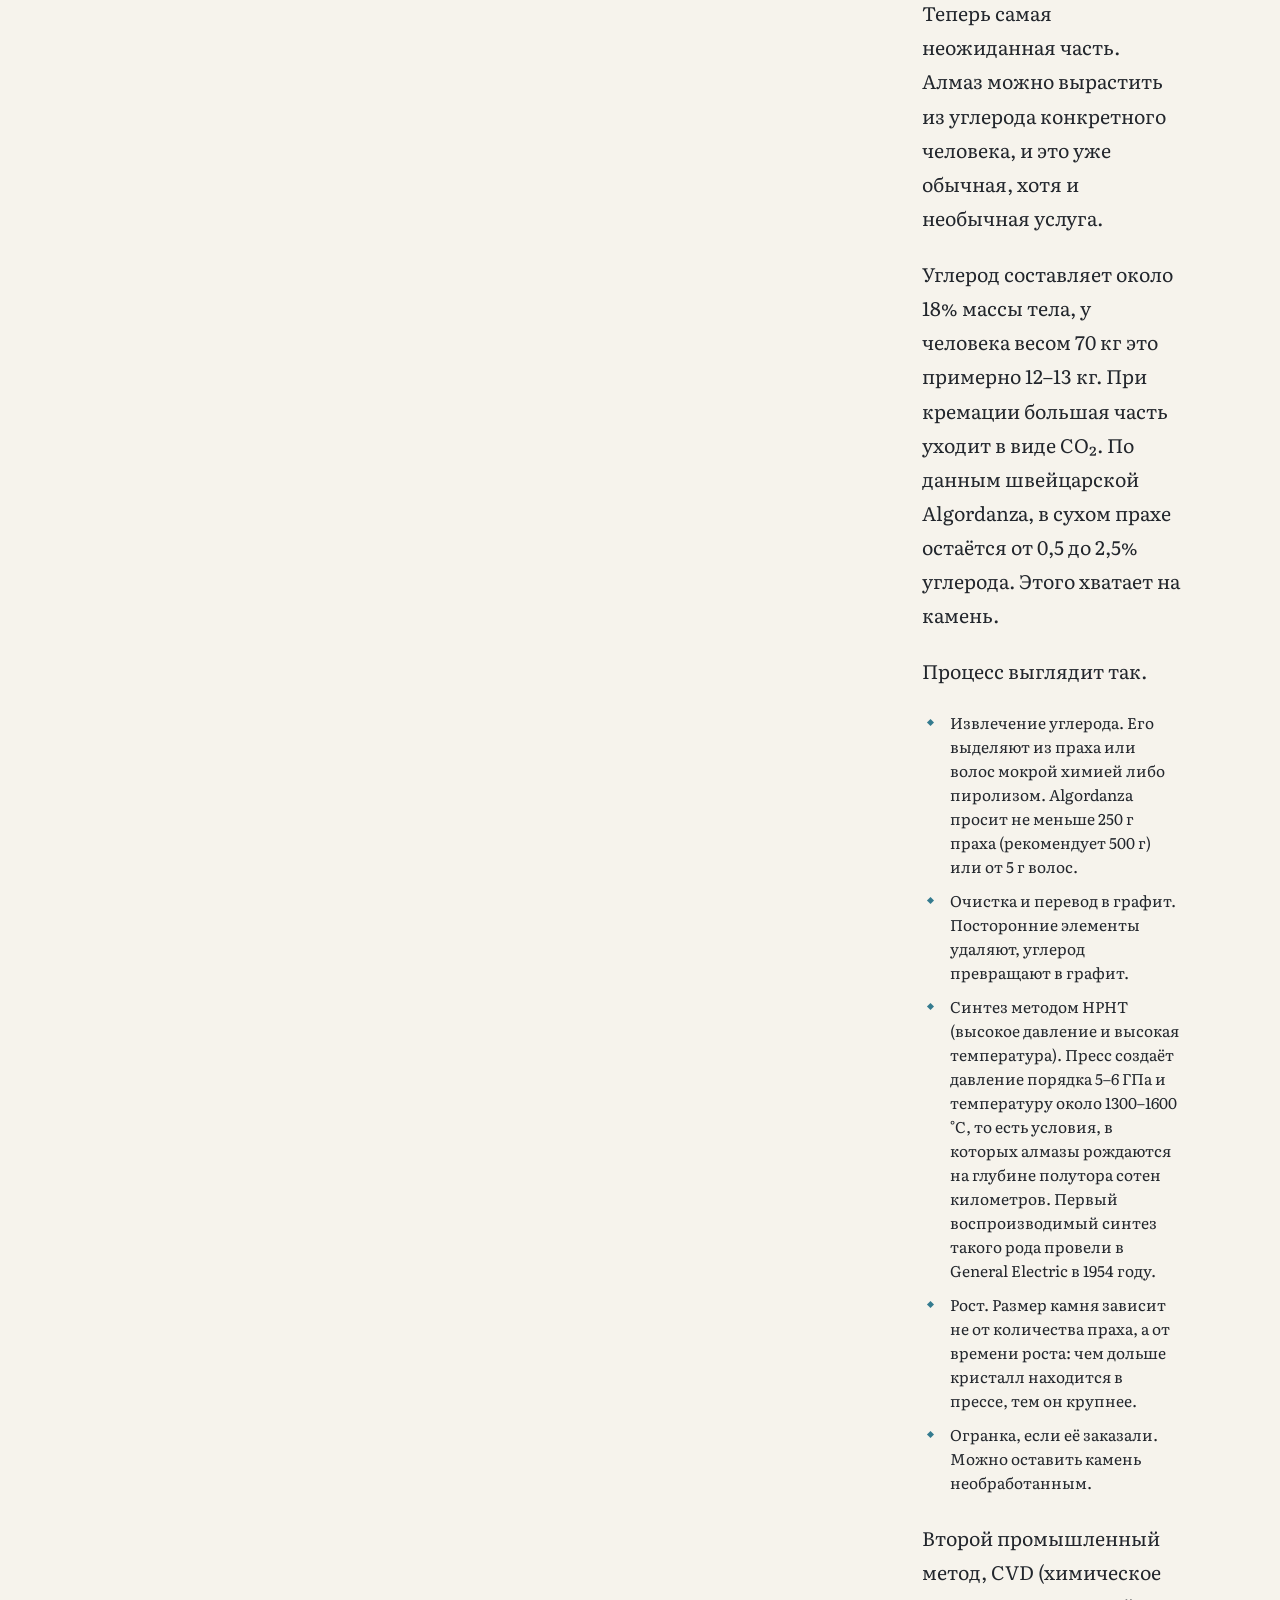
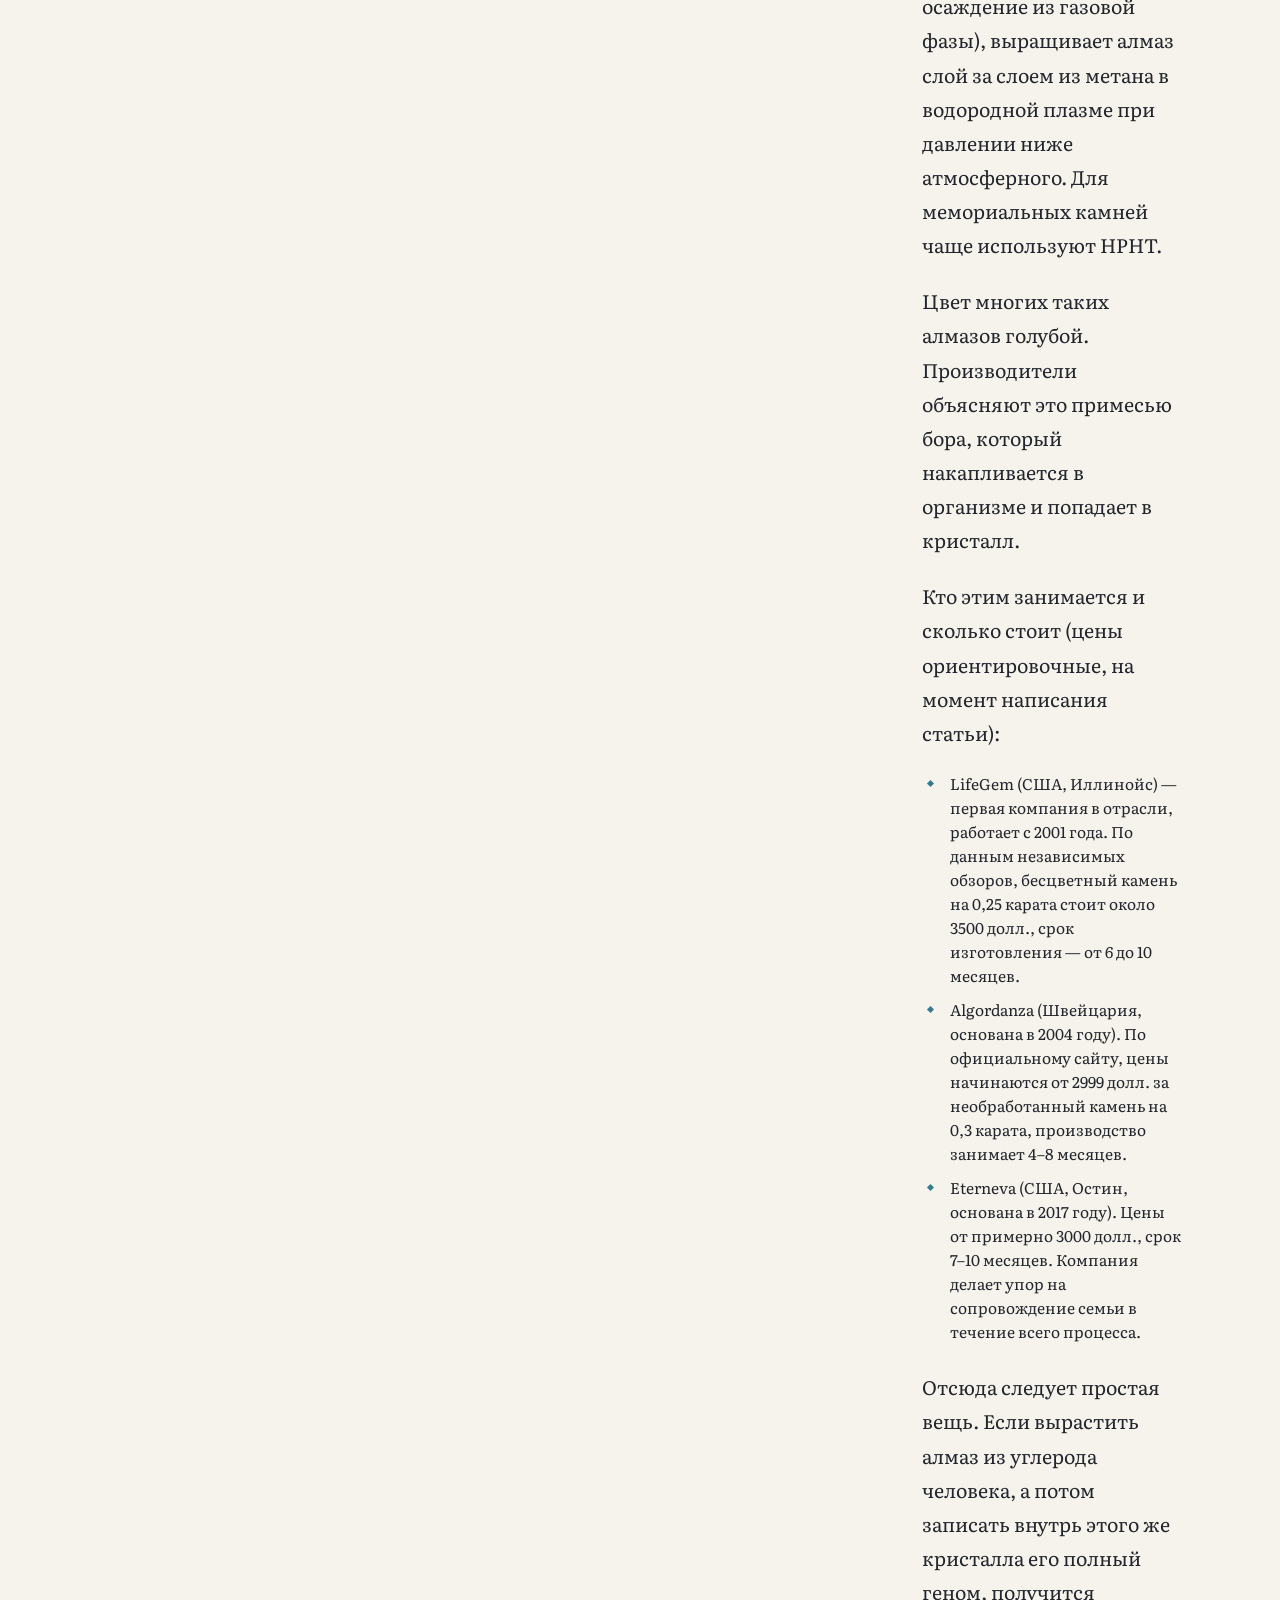
<file: article.html>
<!doctype html>
<html lang="ru">
<head>
<meta charset="utf-8">
<meta name="viewport" content="width=device-width, initial-scale=1">
<title>Алмазная капсула жизни: как записать человечество на алмаз и рассеять его по Галактике, как споры</title>
<meta name="description" content="Как записать человечество на алмаз и рассеять его по Галактике. Исследование Владимира Яковлева.">
<meta name="theme-color" content="#F6F3EC">
<link rel="icon" href="data:image/svg+xml,%3Csvg xmlns='http://www.w3.org/2000/svg' viewBox='0 0 32 32'%3E%3Crect width='32' height='32' rx='8' fill='%23050912'/%3E%3Cpath d='M16 7l7 6-7 12-7-12z' fill='%237FD4FF'/%3E%3C/svg%3E">
<link rel="preconnect" href="https://fonts.googleapis.com">
<link rel="preconnect" href="https://fonts.gstatic.com" crossorigin>
<link href="https://fonts.googleapis.com/css2?family=Literata:ital,opsz,wght@0,7..72,300;0,7..72,400;0,7..72,500;0,7..72,600;1,7..72,400&family=Manrope:wght@400;500;600;700&family=Inter:wght@300;400;500&display=swap" rel="stylesheet">
<link rel="stylesheet" href="assets/css/article.css">
</head>
<body>

<div class="progress"><i id="bar"></i></div>

<header class="a-header">
  <div class="a-shell a-head-inner">
    <a class="a-brand" href="index.html">
      <svg viewBox="0 0 40 40" aria-hidden="true"><path d="M20 4l12 10-12 22L8 14z" fill="none" stroke="currentColor" stroke-width="1.4"/></svg>
      <span>Diamond Capsule <em>of Life</em></span>
    </a>
    <nav class="a-nav">
      <a href="index.html">← Project site</a>
      <a href="index.html" class="lang-link">EN</a>
    </nav>
  </div>
</header>

<main class="a-shell">

  <article>
    <header class="art-head">
      <p class="art-kicker">Исследование · проект</p>
      <h1>Алмазная капсула жизни: как записать человечество на алмаз и рассеять его по Галактике, как споры</h1>
      <p class="art-lead">18 ноября 2026 года, в 13:16 по московскому времени, «Вояджер-1» окажется в одних световых сутках от Земли. Это около 25,9 млрд километров. Ни один предмет, сделанный людьми, так далеко ещё не забирался. Радиосигнал будет идти до него сутки и столько же обратно. Аппарат запустили в сентябре 1977 года, летит он со скоростью около 61 000 км/ч. При такой скорости он пройдёт в 1,7 светового года от звезды Глизе 445 примерно через 40 000 лет. Для Галактики это одна секунда.</p>
      <div class="art-meta">
        <span>Владимир Яковлев</span>
        <span class="dot">·</span>
        <span>19 мин чтения</span>
        <span class="dot">·</span>
        <span>2026</span>
      </div>
    </header>

    <div class="art-body">
      <aside class="art-toc">
        <p class="toc-title">Содержание</p>
        <a href="#s1"><span>01</span>ПЕРИОД ПОЛУРАСПАДА</a>
<a href="#s2"><span>02</span>ПОЧЕМУ ИМЕННО АЛМАЗ</a>
<a href="#s3"><span>03</span>КАК ЗАПИСАТЬ ДНК НА АЛМАЗ</a>
<a href="#s4"><span>04</span>ЧЕЛОВЕК, СТАВШИЙ АЛМАЗОМ</a>
<a href="#s5"><span>05</span>ЗАПУСК: КАК ОТПРАВИТЬ АЛМАЗ В ГЛУБОКИЙ КОСМОС</a>
<a href="#s6"><span>06</span>МИССИЯ И СМЫСЛ</a>
<a href="#s7"><span>07</span>МОНЕТИЗАЦИЯ: КАК ЭТО МОЖЕТ ОКУПАТЬСЯ</a>
<a href="#s8"><span>08</span>ПОСЛАНИЕ В КОДЕ: ЧЕЛОВЕК ВО СНЕ</a>
<a href="#s9"><span>09</span>ОТ АВТОРА: Я НАПИСАЛ ИМ ВСЕМ</a>
<a href="#s10"><span>10</span>ЭПИЛОГ: ЧЕРЕЗ СТО МИЛЛИОНОВ ЛЕТ</a>
<a href="#s11"><span>11</span>ВМЕСТО ЗАКЛЮЧЕНИЯ</a>
<a href="#s12"><span>12</span>ИСТОЧНИКИ</a>
      </aside>

      <div class="art-content">
        <section class="art-sec" id="s1"><h2><span class="h2-n">01</span>ПЕРИОД ПОЛУРАСПАДА</h2>
<p>Теперь другое число: 521 год. В 2012 году группа Мортена Аллентофта измерила, как распадается ДНК в 158 датированных костях моа, вымерших новозеландских птиц. Получилось, что фрагмент митохондриальной ДНК длиной 242 пары оснований имеет период полураспада около 521 года при средней температуре захоронения 13,1 °C. Модель даёт и предел: даже при минус 5 °C через 6,8 млн лет связи в молекуле будут разорваны полностью. Самая древняя ДНК, которую удалось прочитать на сегодня, пролежала в мерзлоте Гренландии около двух миллионов лет.</p>
<p>Получается, что текст, по которому собран каждый из нас, сам по себе живёт недолго. Сотни лет, в лучшем случае миллионы, а потом остаются отдельные буквы.</p>
<p>Третье число: около 3,5 млрд лет. Таков возраст самых древних точно датированных природных алмазов из канадских месторождений Diavik и Ekati. Они образовались, когда на Земле жили только микробы, и с тех пор почти не изменились.</p>
<p>Солнце делает один оборот вокруг центра Галактики примерно за 230 млн лет. Через несколько миллиардов лет оно превратится в красного гиганта. В таких масштабах планета остаётся единственной копией нашего вида, и бэкапа у неё нет.</p>
<p>Отсюда идея, которой посвящена статья. Если ДНК нестабильна, а алмаз почти вечен, можно перенести запись генома с первого носителя на второй. Таких записей можно сделать тысячи и разослать их в разные стороны космоса, как гриб разбрасывает споры.</p>
<section class="art-sec" id="s2"><h2><span class="h2-n">02</span>ПОЧЕМУ ИМЕННО АЛМАЗ</h2>
</section>
<p>Алмаз — это кристаллический углерод, тот же элемент, на котором построена вся земная биохимия. Каждый атом в нём связан с четырьмя соседями прочными ковалентными связями. Это даёт несколько свойств, полезных для вечного носителя.</p>
<ul class='list'><li>Твёрдость. По шкале Мооса у алмаза 10, это самый твёрдый природный минерал.</li><li>Химическая инертность. На алмаз не действуют кислоты, щёлочи и вода, а в космосе ещё и нет кислорода, который мог бы его окислить.</li><li>Термостойкость. На воздухе алмаз начинает окисляться при температуре порядка 600–700 °C, а в вакууме устойчив заметно дольше: графитизация, по данным разных исследований, идёт примерно при 800–1300 °C и выше, в зависимости от образца. Межзвёздному пространству такие температуры не грозят.</li><li>Радиационная стойкость. Из алмаза делают детекторы частиц, в том числе для мониторинга пучков на Большом адронном коллайдере, потому что он выдерживает дозы, при которых кремниевая электроника деградирует.</li><li>Теплопроводность около 2000 Вт/(м·К), в несколько раз выше, чем у меди. Кристалл быстро выравнивает температуру и не трескается от перепадов.</li><li>Прозрачность в широком диапазоне длин волн. Запись можно читать светом прямо сквозь толщу кристалла, ничего не разрушая.</li></ul>
<p>Самый серьёзный конкурент — кварцевое стекло. В нём учёные из Саутгемптона записывают 5D-память, о ней речь пойдёт ниже. Кварц дешевле и технология отработана лучше. У алмаза есть свои козыри: плотность записи, твёрдость и возможность вырастить носитель из углерода конкретного человека. Про последнее будет отдельный раздел.</p>
<section class="art-sec" id="s3"><h2><span class="h2-n">03</span>КАК ЗАПИСАТЬ ДНК НА АЛМАЗ</h2>
</section>
<p>Сразу оговорюсь: речь не о том, чтобы вплавить в кристалл живые молекулы ДНК. Генетический текст переводят в цифровой код, а цифры записывают в структуру кристалла. Четыре «буквы» ДНК (A, C, G, T) кодируются двумя битами каждая.</p>
<h3>Сколько это весит</h3>
<p>Геном человека — около 3,1 млрд пар оснований. В 2022 году консорциум T2T впервые прочитал его полностью, от теломеры до теломеры, и насчитал примерно 3,055 млрд. При двух битах на основание один гаплоидный набор занимает около 775 МБ, а полный диплоидный геном конкретного человека — около 1,5 ГБ без сжатия. Личный геном можно хранить и как список отличий от референсного генома, тогда счёт идёт на единицы мегабайт. Но для послания в будущее разумнее писать полный текст: адресат может не знать нашего референса.</p>
<h3>Технологии, которые уже работают в лабораториях</h3>
<p>Алмазные дефекты. В ноябре 2024 года группа из Университета науки и технологий Китая (Хэфэй) опубликовала в Nature Photonics работу «Terabit-scale high-fidelity diamond data storage». Импульсы фемтосекундного лазера выбивают атомы углерода из решётки, и на их месте остаются вакансии, которые светятся. Яркость точки зависит от числа вакансий, так что в одной точке можно хранить несколько уровней сигнала. Результаты такие:</p>
<ul class='list'><li>плотность записи 14,8 Тбит/см³, то есть около 1,85 ТБ на кубический сантиметр;</li><li>запись одной точки занимает 200 фемтосекунд;</li><li>точность чтения выше 99%;</li><li>по оценке авторов, данные сохраняются без обслуживания миллионы лет при комнатной температуре.</li></ul>
<p>Для проверки записали, среди прочего, знаменитую серию фотографий Мейбриджа 1878 года со скачущей лошадью. Пластинка алмаза размером с диск Blu-ray вместила бы около 100 ТБ.</p>
<p>Простой подсчёт: в 1,85 ТБ помещается примерно 1200 полных диплоидных геномов. Один карат весит 0,2 г, плотность алмаза 3,51 г/см³, значит, в кубическом сантиметре около 17,5 карата. Даже в мемориальном камне на 0,3 карата, если записывать по всему объёму, в теории хватит места на два десятка геномов. На практике полезный объём будет меньше, но порядок именно такой.</p>
<p>Есть и другие подходы. В 2016 году в Городском колледже Нью-Йорка показали запись данных через зарядовые состояния NV-центров, это пары «азот и вакансия» в решётке алмаза. В 2025 году на arXiv вышла работа, где для записи использовали центры ND1: они остались стабильными от 4 до 500 К, в сильных электрических и магнитных полях и в агрессивной химической среде. Ожидаемая скорость чтения — около 500 Мбит/с.</p>
<p>Кварцевая 5D-память. Группа Петера Казанского из Саутгемптонского университета пишет лазером наноструктуры внутри кварцевого стекла. Пять измерений — это три пространственные координаты и два оптических параметра. Самый большой кристалл вмещает до 360 ТБ, а технология с 2014 года держит рекорд Гиннесса как самый долговечный носитель данных. В сентябре 2024 года на такой кристалл записали полный геном человека, причём каждую букву секвенировали около 150 раз для надёжности. Кристалл хранится в архиве Memory of Mankind в соляной шахте Гальштата в Австрии. На его поверхность нанесли визуальный ключ без единого слова: химические элементы, четыре основания ДНК, двойную спираль, схему хромосомы. Его рассчитывали на читателя, который может оказаться вообще не человеком.</p>
<p>ДНК как носитель. Тут связь обратная: синтетическую ДНК саму используют для хранения данных. Джордж Чёрч в 2012 году и Ник Голдман в 2013 году показали, что так можно хранить книги и файлы. В 2017 году Эрлих и Желински оценили теоретическую плотность в 215 петабайт на грамм. Плотность фантастическая, но молекула остаётся хрупкой, и для космоса этот вариант годится хуже.</p>
<h3>Ограничения, о которых надо сказать честно</h3>
<ul class='list'><li>Скорость записи. В лаборатории пишут килобайты и мегабайты, а для геномов нужны гигабайты на каждый камень. Нужны промышленные установки, и их пока нет.</li><li>Цена оборудования. Фемтосекундные лазеры и быстрые флуоресцентные камеры стоят дорого. Сами авторы китайской работы признают, что до коммерческой готовности ещё далеко, и надеются со временем уменьшить систему до размеров микроволновки.</li><li>«Миллионы лет» — это экстраполяция, а не результат эксперимента длиной в миллион лет. Как вакансии поведут себя под галактическими космическими лучами за такие сроки, ещё нужно проверить ускоренными испытаниями.</li><li>Геном — ещё не человек. Сегодня нельзя собрать сложный организм из одной записи. В 2010 году команда Крейга Вентера пересадила синтетический геном в бактериальную клетку, и это пока предел. Капсула — ставка на то, что тот, кто её найдёт, будет знать больше нас.</li><li>Проблема Розеттского камня. Записать данные — половина дела. Нужно ещё объяснить, что это данные, как их читать и что они значат. Ключ из Гальштата хороший пример, но язык для внеземного читателя пока никто толком не придумал.</li></ul>
<section class="art-sec" id="s4"><h2><span class="h2-n">04</span>ЧЕЛОВЕК, СТАВШИЙ АЛМАЗОМ</h2>
</section>
<p>Теперь самая неожиданная часть. Алмаз можно вырастить из углерода конкретного человека, и это уже обычная, хотя и необычная услуга.</p>
<p>Углерод составляет около 18% массы тела, у человека весом 70 кг это примерно 12–13 кг. При кремации большая часть уходит в виде CO₂. По данным швейцарской Algordanza, в сухом прахе остаётся от 0,5 до 2,5% углерода. Этого хватает на камень.</p>
<p>Процесс выглядит так.</p>
<ul class='list'><li>Извлечение углерода. Его выделяют из праха или волос мокрой химией либо пиролизом. Algordanza просит не меньше 250 г праха (рекомендует 500 г) или от 5 г волос.</li><li>Очистка и перевод в графит. Посторонние элементы удаляют, углерод превращают в графит.</li><li>Синтез методом HPHT (высокое давление и высокая температура). Пресс создаёт давление порядка 5–6 ГПа и температуру около 1300–1600 °C, то есть условия, в которых алмазы рождаются на глубине полутора сотен километров. Первый воспроизводимый синтез такого рода провели в General Electric в 1954 году.</li><li>Рост. Размер камня зависит не от количества праха, а от времени роста: чем дольше кристалл находится в прессе, тем он крупнее.</li><li>Огранка, если её заказали. Можно оставить камень необработанным.</li></ul>
<p>Второй промышленный метод, CVD (химическое осаждение из газовой фазы), выращивает алмаз слой за слоем из метана в водородной плазме при давлении ниже атмосферного. Для мемориальных камней чаще используют HPHT.</p>
<p>Цвет многих таких алмазов голубой. Производители объясняют это примесью бора, который накапливается в организме и попадает в кристалл.</p>
<p>Кто этим занимается и сколько стоит (цены ориентировочные, на момент написания статьи):</p>
<ul class='list'><li>LifeGem (США, Иллинойс) — первая компания в отрасли, работает с 2001 года. По данным независимых обзоров, бесцветный камень на 0,25 карата стоит около 3500 долл., срок изготовления — от 6 до 10 месяцев.</li><li>Algordanza (Швейцария, основана в 2004 году). По официальному сайту, цены начинаются от 2999 долл. за необработанный камень на 0,3 карата, производство занимает 4–8 месяцев.</li><li>Eterneva (США, Остин, основана в 2017 году). Цены от примерно 3000 долл., срок 7–10 месяцев. Компания делает упор на сопровождение семьи в течение всего процесса.</li></ul>
<p>Отсюда следует простая вещь. Если вырастить алмаз из углерода человека, а потом записать внутрь этого же кристалла его полный геном, получится носитель, который одновременно состоит из человека и содержит его описание. Атомы и инструкция к ним в одном камне.</p>
<p>Строго говоря, в камень попадёт часть углерода человека, а часть может быть добавлена извне. Algordanza прямо пишет, что компании, которым нужно меньше 500 г праха, добавляют посторонний углерод. Это стоит честно указывать в договоре.</p>
<section class="art-sec" id="s5"><h2><span class="h2-n">05</span>ЗАПУСК: КАК ОТПРАВИТЬ АЛМАЗ В ГЛУБОКИЙ КОСМОС</h2>
</section>
<h3>Масса не главная проблема</h3>
<p>Камень на 0,3 карата весит 0,06 г. Десять тысяч таких камней — 600 г, а с защитной оправой и маркировкой пусть будет несколько килограммов. Дорого стоит не масса, а траектория.</p>
<p>Цены на попутный запуск открыты. SpaceX публикует их на сайте: в 2026 году место в программе Rideshare на солнечно-синхронную орбиту стоит 350 000 долл. за первые 50 кг и 7000 долл. за каждый следующий килограмм. На 2027 год заявлено 7500 долл./кг. Цена год от года немного растёт.</p>
<p>Только солнечно-синхронная орбита — это всего несколько сотен километров над Землёй. Через годы или десятилетия аппарат на ней затормозится об атмосферу и сгорит. Капсула на такой орбите ничего не сохранит.</p>
<h3>Как уйти навсегда</h3>
<p>Чтобы покинуть Солнечную систему прямым стартом с Земли, нужна третья космическая скорость — около 16,6 км/с, если считать с учётом орбитального движения Земли. Это очень много. Рекордсмен по скорости отлёта New Horizons ушёл к Плутону со скоростью около 16,26 км/с, и для этого понадобились ракета Atlas V с дополнительной ступенью и гравитационный манёвр у Юпитера. «Вояджеры» тоже разогнались за счёт гравитационных манёвров у планет-гигантов.</p>
<p>Реалистичные варианты для маленьких капсул:</p>
<ul class='list'><li>Попутная нагрузка на межпланетных миссиях. Кубсаты уже летали за пределы околоземной орбиты. Два MarCO сопровождали InSight до Марса в 2018 году, а ракета SLS в миссии Artemis I в 2022 году вывела к Луне и дальше десять кубсатов.</li><li>Полёт на разгонном блоке. Верхние ступени межпланетных ракет часто сами уходят на гелиоцентрическую орбиту, и капсулу можно закрепить прямо на них. Так в январе 2024 года мемориальные капсулы Celestis ушли в дальний космос на ступени Centaur ракеты Vulcan. Так же Arch Mission Foundation в 2018 году отправила кварцевый 5D-диск с «Основанием» Азимова на орбиту вокруг Солнца — в Tesla Roadster на Falcon Heavy.</li><li>Солнечный парус. Он не требует топлива: давление света разгоняет его медленно, но непрерывно. IKAROS японского агентства JAXA в 2010 году первым доказал, что парус работает в межпланетном полёте. Потом были LightSail 2 от Planetary Society (2019) и NASA ACS3 с парусом около 80 м² (2024). Для разгона до межзвёздных скоростей существуют концепции с пролётом вблизи Солнца, но пока это проекты.</li><li>Лазерные паруса. В 2016 году Юрий Мильнер вместе со Стивеном Хокингом объявил о проекте Breakthrough Starshot: граммовые зонды на сверхтонких парусах должны были разогнаться лазерами до 20% скорости света и долететь до Альфы Центавра примерно за 20 лет. По данным Scientific American, с 2024–2025 годов проект фактически приостановлен, но исследования парусов продолжаются. Граммовая полезная нагрузка, кстати, как раз соответствует массе маленького алмаза.</li></ul>
<h3>Зачем в глубокий космос</h3>
<p>На Земле есть шахта в Гальштате, есть Всемирное семенохранилище на Шпицбергене, и хорошо, что они есть. Но любое хранилище на Земле погибнет вместе с Землёй при достаточно сильной катастрофе. Луна надёжнее. В 2019 году израильский аппарат «Берешит» разбился при посадке, но Lunar Library Arch Mission Foundation с никелевыми нанослоями и образцами ДНК, по всей видимости, уцелела на поверхности. Ещё раньше, в 2008 году, Ричард Гэрриот увёз на МКС Immortality Drive с оцифрованными ДНК известных людей.</p>
<p>Дальше Луны уже другая логика. Объект на траектории ухода из Солнечной системы невозможно уничтожить никакой земной катастрофой. По оценкам, которые обычно приводят для «Золотой пластинки» «Вояджеров», такой предмет в межзвёздном пространстве может пережить сотни миллионов лет, а возможно, и больше. Почти единственная угроза там — медленная эрозия от пыли и космических лучей.</p>
<p>Тысяча капсул по тысяче направлений — это не одна бутылка с запиской, а облако спор. Почти все пропадут. Но жизнь на Земле всегда работала именно так: семян и спор было в миллионы раз больше, чем ростков.</p>
<section class="art-sec" id="s6"><h2><span class="h2-n">06</span>МИССИЯ И СМЫСЛ</h2>
</section>
<p>Проект, который я предлагаю, называется Diamond Capsule of Life, или «Алмазная капсула жизни». Его цель — сохранить человечество и распространить его к ближайшим планетам и далёким звёздным системам.</p>
<p>Что должно быть в капсуле:</p>
<ul class='list'><li>Геномы людей. Не один «эталонный» геном, а много разных, чтобы сохранить генетическое разнообразие вида.</li><li>Геномы культурных растений и условия их прорастания. Человек без пшеницы, риса и картофеля далеко не уйдёт.</li><li>Описание человеческого тела, схема Солнечной системы и визуальный ключ к записи.</li><li>Маяк. В одной из версий проекта алмаз помещают в защитную оболочку с небольшой солнечной батареей, световым и радиомаяком, чтобы его легче было заметить.</li></ul>
<p>Нужно понимать, что это не план спасения при конце света через 50 лет. От ближайших катастроф нас спасут политика, медицина и астероидная защита. Капсула решает задачу другого масштаба: оставить след, который переживёт и нас, и, возможно, само Солнце.</p>
<p>Есть и смысл попроще. Капсула с твоим геномом, выращенная из твоего углерода и летящая к звёздам, работает как надгробие, которое не нужно поливать и которое никто не снесёт. Это человеческое желание старше пирамид. Отличаются только масштаб и материал.</p>
<section class="art-sec" id="s7"><h2><span class="h2-n">07</span>МОНЕТИЗАЦИЯ: КАК ЭТО МОЖЕТ ОКУПАТЬСЯ</h2>
</section>
<p>Денег на такие проекты дают мало, поэтому модель лучше продумать заранее. Ниже набросок, а не бизнес-план: все цифры либо взяты из открытых прайсов, либо отмечены как прикидки.</p>
<ul class='list'><li>Мемориальные алмазы с генетической записью. Рынок уже существует: камни из праха стоят от 3000 долл. и выше. Запись генома внутрь кристалла и место в капсуле на борту могут стать дополнительными опциями. Секвенирование полного генома в коммерческих сервисах заметно подешевело за последние годы, так что основную стоимость, скорее всего, составят выращивание камня и сам запуск.</li><li>Личные капсулы при жизни. Человек сдаёт образец, получает алмаз с записью своего генома, а копия отправляется в космос. Ориентир по цене — услуги Celestis. Отправка символической порции праха или образца ДНК (около 1 г) на околоземную орбиту стоит от 4995 долл., а в дальний космос по программе Voyager — от 12 995 долл. (на разных страницах сайта встречаются и более высокие цифры). Спрос на такие услуги, как видим, уже есть.</li><li>Парные и семейные капсулы. У Celestis тоже есть тарифы на двоих и на нескольких человек.</li><li>Спонсорство и гранты. Миссия по сохранению генома вида хорошо сочетается с научными фондами, университетами и программами защиты биоразнообразия. В капсулу можно записывать и геномы исчезающих видов.</li><li>Попутная нагрузка и сопутствующие технологии. Сама разработка — запись в алмазе, защищённые оболочки, маяки — может продаваться как сервис архивного хранения «навсегда» для государственных архивов и библиотек. Именно таких первых клиентов называют авторы китайской работы.</li><li>Публичная часть. Реестр участников, трансляции запусков, образовательные программы. Это прежде всего способ сделать проект понятным людям, а не главный источник дохода.</li></ul>
<p>Отдельно о том, что сложнее любой технологии: этика и право. Генетические данные — это ещё и данные о родственниках человека. Нужны информированное согласие, шифрование или явный отказ от него, понятный ответ на вопрос «кто владеет записью» и соблюдение законов о космической деятельности тех стран, откуда будут запускать капсулы.</p>
<section class="art-sec" id="s8"><h2><span class="h2-n">08</span>ПОСЛАНИЕ В КОДЕ: ЧЕЛОВЕК ВО СНЕ</h2>
</section>
<p>Сначала о главном, чтобы не было путаницы. Основа проекта — алмазы с запечатанной ДНК и записанным кодом, и они доступны каждому: ваш геном, ваши данные, ключ к их чтению. Камень для этого может быть любым синтетическим алмазом. Алмаз, выращенный из углерода самого человека, — особый случай. Он только для тех, кто сознательно и добровольно этого захотел: при жизни, с информированным согласием, как выбор того, что останется после смерти. Именно для таких камней я и придумал послание, о котором пойдёт речь.</p>
<p>Сразу оговорюсь: дальше будет не наука сегодняшнего дня, а моя философская идея. Точнее, инструкция для цивилизации, которая ушла от нас так далеко, как мы ушли от бактерий.</p>
<p>У идеи есть реальные предшественники. В 1974 году радиотелескоп Аресибо отправил к шаровому скоплению M13 послание из 1679 бит. Число выбрано не случайно: это произведение двух простых чисел, 23 и 73, и любой, кто знает арифметику, сложит из битов картинку с цифрами, ДНК, человеком и телескопом. В 1977 году на «Вояджерах» улетела «Золотая пластинка». На её обложке нарисовано, как её проигрывать, а единица времени задана через переход в атоме водорода, самом распространённом элементе Вселенной. Оба послания обращены к тем, кого мы никогда не увидим, и оба начинаются с того, что понятно любому разуму.</p>
<p>Послание в алмазе строится так же, слоями.</p>
<ul class='list'><li>Букварь. Счёт, простые числа, таблица элементов, водородная линия как мера длины и времени. Это язык, на котором говорит вся физика.</li><li>Геном. Полная запись, нуклеотид за нуклеотидом, с описанием того, как из неё строится клетка и тело.</li><li>Инструкция. Ради неё всё и затевалось.</li></ul>
<p>Смысл инструкции простой. Этот алмаз был человеком. Его атомы углерода когда-то были дыханием, кровью и мыслями одного конкретного человека. В нём записан его геном и всё, что о нём удалось сохранить. Если вы умеете повернуть время вспять для этого камня, он снова станет человеком. Не копией и не похожим существом, а тем самым человеком, потому что камень и есть он. Он просто спит в той форме, которую принял, когда стал алмазом.</p>
<p>Представьте эту сцену. Через сто миллионов лет, у звезды, которой сейчас ещё нет на наших картах, чей-то зонд подбирает кристалл размером с ноготь. Солнце давно стало белым карликом, на Земле не осталось ни одного города. А в руках у существа, о котором мы ничего не знаем, лежит человек, свернувшийся в кристалл, как семя в оболочке, и ждёт, когда его разбудят.</p>
<p>Мы не знаем, возможно ли вообще «повернуть время вспять» для вещества. Скорее всего, нет, и законы физики, как мы их понимаем, против. Но кое-что мы уже знаем: сто лет назад никто не умел читать геномы, а теперь это делают за день. Послание написано не для нас, а для тех, кто будет знать больше нас.</p>
<p>Текст послания мог бы звучать так.</p>
<blockquote class="letter"><p>«Ты, кто держит этот камень.</p><p>Сначала мы научили тебя считать, чтобы ты понял, что мы думали.</p><p>Потом мы дали тебе слова, из которых построено тело.</p><p>Теперь главное: этот камень — человек.</p><p>Он был сделан из звёздной пыли, жил под жёлтым солнцем, любил и боялся.</p><p>Когда пришёл его срок, он не исчез, а уснул в кристалле.</p><p>Если ты умеешь возвращать время, верни его.</p><p>Он проснётся таким, каким уснул.</p><p>Скажи ему, что его помнили».</p></blockquote>
<section class="art-sec" id="s9"><h2><span class="h2-n">09</span>ОТ АВТОРА: Я НАПИСАЛ ИМ ВСЕМ</h2>
</section>
<p>Теперь лично от меня.</p>
<p>Я не астрофизик и не основатель стартапа с венчурным раундом. Я человек, которому эта идея не даёт спать. Я собрал описание проекта, сделал одностраничную презентацию и отправил предложение по электронной почте людям, которые публично вкладывают деньги, время или имя в космос, долголетие и будущее человечества:</p>
<ul class='list'><li>Илону Маску и SpaceX;</li><li>Джеффу Безосу и Blue Origin;</li><li>Юрию Мильнеру и Breakthrough Initiatives;</li><li>Ави Лёбу, гарвардскому астрофизику, который ищет следы иных цивилизаций;</li><li>Ричарду Брэнсону и Virgin Galactic;</li><li>Биллу Гейтсу;</li><li>Марку Цукербергу и Chan Zuckerberg Initiative;</li><li>Брайану Джонсону, который сделал из борьбы со старением собственный проект;</li><li>Дмитрию Ицкову, основателю инициативы «Россия 2045»;</li><li>Юсаку Маэдзаве, человеку, который хотел отвезти художников вокруг Луны;</li><li>Ларри Эллисону;</li><li>Эрику Шмидту;</li><li>фонду Майкла Делла;</li><li>Питеру Тилю через программу Thiel Fellowship.</li></ul>
<p>Я ничего не просил «на хлеб» и не обещал, что всё получится. Я написал примерно то же, что вы прочитали здесь: вот идея, вот технологии, которые уже существуют, вот честные ограничения, и если вам это интересно, давайте поговорим.</p>
<p>Сейчас я жду ответов. Понимаю, что у этих людей тысячи писем в день, что секретари и фильтры отсеивают почти всё и что «ДНК на алмазе в космосе» с первого взгляда легко принять за письмо чудака. Возможно, так оно и выглядит. Но «Вояджер» тоже когда-то был безумной идеей отправить в межзвёздное пространство пластинку с записью китовых песен. Через месяц он уйдёт на световые сутки от нас.</p>
<section class="art-sec" id="s10"><h2><span class="h2-n">10</span>ЭПИЛОГ: ЧЕРЕЗ СТО МИЛЛИОНОВ ЛЕТ</h2>
</section>
<p>Холодный, медленный мир у тусклого красного карлика. Существо, у которого нет ни глаз, ни рук в нашем понимании, ощупывает полем крошечную искру, захваченную из межзвёздного облака. Это кристалл углерода, правильная тетраэдрическая решётка, и в её глубине повторяется узор из светящихся точек.</p>
<p>Сначала на поверхности камня находят картинку. Четыре фигуры из атомов, спираль, цепочка. Потом становится видно, что светящиеся точки внутри — это не шум. В них последовательность, и она повторяется в разных вариантах. Тысячи вариаций одного и того же длинного текста.</p>
<p>Существо не знает, что такое Земля. Оно не знает, что этот камень когда-то был человеком, который любил, ошибался и смотрел на ночное небо. Оно понимает одно: кто-то очень далеко и очень давно хотел, чтобы его прочитали.</p>
<p>И оно начинает читать.</p>
<section class="art-sec" id="s11"><h2><span class="h2-n">11</span>ВМЕСТО ЗАКЛЮЧЕНИЯ</h2>
</section>
<p>Вот и вся идея. Записать человека на алмаз, вырастить алмаз из человека и разослать тысячи таких камней по Галактике.</p>
<section class="art-sec" id="s12"><h2><span class="h2-n">12</span>ИСТОЧНИКИ</h2>
</section>
<ul class='list'><li>Allentoft M. E. et al. The half-life of DNA in bone: measuring decay kinetics in 158 dated fossils. Proc. R. Soc. B, 2012 <a href="https://doi.org/10.1098/rspb.2012.1745" target="_blank" rel="noopener">https://doi.org/10.1098/rspb.2012.1745</a></li><li>NASA Science. Voyager 1: What Is a Light-Day <a href="https://science.nasa.gov/mission/voyager/voyager-1/voyager-1-what-is-a-light-day/" target="_blank" rel="noopener">https://science.nasa.gov/mission/voyager/voyager-1/voyager-1-what-is-a-light-day/</a></li><li>Zhou J. et al. Terabit-scale high-fidelity diamond data storage. Nature Photonics, 2024 <a href="https://doi.org/10.1038/s41566-024-01573-1" target="_blank" rel="noopener">https://doi.org/10.1038/s41566-024-01573-1</a></li><li>New Scientist. Record-breaking diamond storage can save data for millions of years, 2024 <a href="https://www.newscientist.com/article/2457948-record-breaking-diamond-storage-can-save-data-for-millions-of-years/" target="_blank" rel="noopener">https://www.newscientist.com/article/2457948-record-breaking-diamond-storage-can-save-data-for-millions-of-years/</a></li><li>ND1 centers in diamond for long-term data storage in extreme conditions. arXiv:2507.11363 <a href="https://arxiv.org/abs/2507.11363" target="_blank" rel="noopener">https://arxiv.org/abs/2507.11363</a></li><li>University of Southampton. Human genome stored on 'everlasting' memory crystal, 2024 <a href="https://www.southampton.ac.uk/news/2024/09/human-genome-stored-on-everlasting-memory-crystal-.page" target="_blank" rel="noopener">https://www.southampton.ac.uk/news/2024/09/human-genome-stored-on-everlasting-memory-crystal-.page</a></li><li>GIA. The Extraordinary Backstory of Natural Diamonds, 2024 <a href="https://www.gia.edu/gems-gemology/fall-2024-diamond-reflections" target="_blank" rel="noopener">https://www.gia.edu/gems-gemology/fall-2024-diamond-reflections</a></li><li>Algordanza: FAQ и цены <a href="https://www.algordanza.com/en/faq" target="_blank" rel="noopener">https://www.algordanza.com/en/faq</a></li><li>LifeGem: FAQ <a href="https://www.lifegem.com/faqs/" target="_blank" rel="noopener">https://www.lifegem.com/faqs/</a></li><li>SpaceX Rideshare <a href="https://www.spacex.com/rideshare/" target="_blank" rel="noopener">https://www.spacex.com/rideshare/</a></li><li>Celestis: сравнение услуг и цен <a href="https://www.celestis.com/compare-service-features/" target="_blank" rel="noopener">https://www.celestis.com/compare-service-features/</a></li><li>Arch Mission Foundation: миссии <a href="https://www.archmission.org/missions" target="_blank" rel="noopener">https://www.archmission.org/missions</a></li><li>Scientific American. The Quiet Demise of Breakthrough Starshot <a href="https://www.scientificamerican.com/article/the-quiet-demise-of-breakthrough-starshot-a-billionaires-interstellar/" target="_blank" rel="noopener">https://www.scientificamerican.com/article/the-quiet-demise-of-breakthrough-starshot-a-billionaires-interstellar/</a></li></ul>
</section>
      </div>
    </div>
  </article>

  <footer class="art-footer">
    <p class="art-sign">Владимир Яковлев</p>
    <a class="art-back" href="index.html">← Вернуться на сайт проекта</a>
  </footer>
</main>

<script src="assets/js/article.js"></script>
</body>
</html>
</file>
<file: assets/css/base.css>
/* ============================================================
   Diamond Capsule of Life — base
   ============================================================ */
:root{
  --bg:#050912;
  --bg-2:#070D18;
  --ink:#E9F1FB;
  --ink-2:#B7C6D9;
  --muted:#7E90A7;
  --line:rgba(140,190,240,.14);
  --line-2:rgba(140,190,240,.08);
  --ice:#7FD4FF;
  --ice-2:#9FE4FF;
  --deep:#04070E;
  --shell:1160px;
  --font-d:"Space Grotesk","Segoe UI",system-ui,sans-serif;
  --font-t:"Inter","Segoe UI",system-ui,sans-serif;
}

*{box-sizing:border-box}
html{scroll-behavior:smooth}
body{
  margin:0;background:var(--bg);color:var(--ink);
  font-family:var(--font-t);font-size:16px;line-height:1.65;
  -webkit-font-smoothing:antialiased;overflow-x:hidden;
}
img,svg{display:block;max-width:100%}
a{color:inherit;text-decoration:none}
p{margin:0}
h1,h2,h3,h4{margin:0;font-family:var(--font-d);font-weight:500;line-height:1.05;letter-spacing:-.02em}
ul,ol{margin:0;padding:0;list-style:none}

.shell{width:100%;max-width:var(--shell);margin:0 auto;padding:0 28px}
.center{text-align:center}
.muted{color:var(--muted)}
.dim{color:#6D829B}
.thin{font-weight:300;color:#A9C6E4}

/* ---------- header ---------- */
.site-header{
  position:fixed;top:0;left:0;right:0;z-index:60;
  transition:background .25s ease,border-color .25s ease,backdrop-filter .25s;
  border-bottom:1px solid transparent;
}
.site-header.scrolled{
  background:rgba(5,9,18,.72);
  backdrop-filter:blur(14px) saturate(140%);
  -webkit-backdrop-filter:blur(14px) saturate(140%);
  border-bottom-color:var(--line-2);
}
.header-inner{display:flex;align-items:center;justify-content:space-between;gap:18px;height:76px}
.brand{display:inline-flex;align-items:center;gap:11px;font-family:var(--font-d);font-size:15px;
  letter-spacing:.02em;line-height:1.15;text-transform:uppercase}
.brand-icon{width:30px;height:30px;color:var(--ice);flex:none}
.brand em{display:block;font-style:normal;font-size:11px;letter-spacing:.24em;color:var(--muted);
  text-transform:uppercase;margin-top:2px}
.brand.small{font-size:13px}
.brand.small .brand-icon{width:24px;height:24px}

.nav{display:flex;gap:30px}
.nav a{font-size:13.5px;color:var(--ink-2);letter-spacing:.02em;position:relative;padding:6px 0}
.nav a::after{content:"";position:absolute;left:0;right:0;bottom:0;height:1px;background:var(--ice);
  transform:scaleX(0);transform-origin:left;transition:transform .25s}
.nav a:hover::after{transform:scaleX(1)}
.nav a:hover{color:var(--ink)}

.header-right{display:flex;align-items:center;gap:14px}
.lang{display:inline-flex;align-items:center;gap:2px;font-size:12px;letter-spacing:.06em;
  border:1px solid var(--line);border-radius:999px;padding:3px 4px}
.lang span,.lang a{padding:3px 9px;border-radius:999px;color:var(--muted)}
.lang .on{background:rgba(127,212,255,.14);color:var(--ice)}

.pill{
  display:inline-flex;align-items:center;justify-content:center;
  border:1px solid rgba(127,212,255,.45);border-radius:999px;
  padding:10px 20px;font-size:13px;letter-spacing:.02em;color:var(--ink);
  background:rgba(127,212,255,.06);transition:.22s;
}
.pill:hover{background:rgba(127,212,255,.16);border-color:rgba(127,212,255,.8)}

.burger{display:none;width:40px;height:40px;border:1px solid var(--line);border-radius:12px;
  background:transparent;position:relative;cursor:pointer}
.burger span{position:absolute;left:11px;right:11px;height:1.5px;background:var(--ink);transition:.2s}
.burger span:nth-child(1){top:16px}
.burger span:nth-child(2){top:22px}
.burger[aria-expanded="true"] span:nth-child(1){transform:translateY(3px) rotate(45deg)}
.burger[aria-expanded="true"] span:nth-child(2){transform:translateY(-3px) rotate(-45deg)}

/* ---------- buttons ---------- */
.btn-primary{
  display:inline-flex;align-items:center;justify-content:center;
  background:linear-gradient(135deg,#BFEBFF,#7FD4FF 45%,#4FA8FF);
  color:#04121E;font-weight:600;font-size:14px;letter-spacing:.01em;
  padding:15px 28px;border-radius:999px;border:0;cursor:pointer;
  box-shadow:0 12px 40px rgba(79,168,255,.28);
  transition:transform .18s ease,box-shadow .25s ease,filter .2s;
}
.btn-primary:hover{transform:translateY(-1px);box-shadow:0 18px 50px rgba(79,168,255,.4);filter:brightness(1.04)}
.btn-primary.wide{width:100%}
.btn-ghost{display:inline-flex;align-items:center;gap:8px;color:var(--ink-2);font-size:14px;
  padding:15px 6px;border-bottom:1px solid transparent;transition:.2s}
.btn-ghost:hover{color:var(--ink);border-bottom-color:var(--line)}

/* ---------- footer ---------- */
.site-footer{border-top:1px solid var(--line-2);padding:56px 0 26px;background:linear-gradient(180deg,transparent,rgba(4,8,16,.8))}
.footer-inner{display:grid;grid-template-columns:1.6fr 1fr 1fr;gap:32px}
.footer-note{color:var(--muted);font-size:13px;margin-top:16px;line-height:1.6}
.footer-col{display:grid;gap:9px;align-content:start}
.footer-col h4{font-family:var(--font-d);font-size:11px;letter-spacing:.2em;text-transform:uppercase;
  color:#6D829B;font-weight:500;margin-bottom:4px}
.footer-col a,.footer-col span{font-size:13.5px;color:var(--ink-2)}
.footer-col a:hover{color:var(--ice)}
.footer-bottom{display:flex;justify-content:space-between;gap:12px;flex-wrap:wrap;
  margin-top:44px;padding-top:18px;border-top:1px solid var(--line-2);
  color:#5C6E85;font-size:12px;letter-spacing:.02em}

/* ---------- toast ---------- */
.toast{position:fixed;left:50%;bottom:28px;transform:translate(-50%,16px);
  background:#0C1626;border:1px solid rgba(127,212,255,.35);color:var(--ink);
  padding:13px 22px;border-radius:999px;font-size:13.5px;z-index:100;
  opacity:0;pointer-events:none;transition:.25s;box-shadow:0 20px 50px rgba(0,0,0,.6)}
.toast.show{opacity:1;transform:translate(-50%,0)}

.toast, .kicker{letter-spacing:.02em}
.kicker{display:inline-flex;align-items:center;gap:10px;font-size:11.5px;letter-spacing:.22em;
  text-transform:uppercase;color:#8FA6C0;margin-bottom:22px;font-family:var(--font-d)}
.kicker .dash{width:26px;height:1px;background:linear-gradient(90deg,var(--ice),transparent)}

/* ---------- misc ---------- */
::selection{background:rgba(127,212,255,.28)}
:focus-visible{outline:2px solid var(--ice);outline-offset:3px}

@media (max-width:920px){
  .nav{display:none}
  .nav.open{display:flex;position:fixed;inset:76px 0 auto 0;flex-direction:column;gap:0;
    background:#060C16;border-bottom:1px solid var(--line-2);padding:10px 28px 20px;z-index:55}
  .nav.open a{padding:14px 0;border-bottom:1px solid var(--line-2);font-size:16px}
  .burger{display:block}
  .header-right .pill{display:none}
  .footer-inner{grid-template-columns:1fr 1fr}
}
@media (max-width:620px){
  .shell{padding:0 20px}
  .footer-inner{grid-template-columns:1fr}
  .lang{display:none}
}
@media (prefers-reduced-motion:reduce){
  *{animation:none!important;transition:none!important;scroll-behavior:auto!important}
}
</file>
<file: assets/css/landing.css>
﻿/* ============================================================
   Landing
   ============================================================ */
#stars{position:fixed;inset:0;width:100%;height:100%;z-index:0;pointer-events:none}
main,header,footer{position:relative;z-index:1}

/* ---------- hero ---------- */
.hero{
  position:relative;min-height:100svh;display:flex;flex-direction:column;justify-content:center;
  padding:120px 0 40px;overflow:hidden;
}
.glow{position:absolute;border-radius:50%;filter:blur(80px);pointer-events:none}
.glow-a{width:720px;height:720px;right:-160px;top:-140px;
  background:radial-gradient(circle,rgba(79,168,255,.22),transparent 65%)}
.glow-b{width:620px;height:620px;left:-220px;bottom:-260px;
  background:radial-gradient(circle,rgba(127,212,255,.12),transparent 65%)}

.hero-grid{display:grid;grid-template-columns:1.05fr .95fr;gap:40px;align-items:center;margin:auto 0}
.hero-copy{max-width:640px}
.hero h1{
  font-size:clamp(34px,4.9vw,64px);font-weight:500;line-height:1.02;letter-spacing:-.03em;
  margin:0 0 26px;text-transform:uppercase;overflow-wrap:break-word;
}
.hero-sub{color:var(--ink-2);font-size:clamp(15px,1.5vw,18px);max-width:520px;line-height:1.6;
  font-weight:300;letter-spacing:.01em}
.hero-actions{display:flex;align-items:center;gap:22px;flex-wrap:wrap;margin-top:38px}

.hero-art{position:relative;display:grid;place-items:center}
.capsule-svg{width:100%;max-width:520px;animation:float 9s ease-in-out infinite}
@keyframes float{0%,100%{transform:translateY(0)}50%{transform:translateY(-14px)}}
.art-caption{position:absolute;bottom:6px;right:8px;font-family:var(--font-d);font-size:10.5px;
  letter-spacing:.24em;text-transform:uppercase;color:#6D829B}

.hero-foot{display:flex;align-items:center;justify-content:space-between;gap:16px;
  margin-top:56px;padding-top:20px;border-top:1px solid var(--line-2)}
.scroll-hint{display:inline-flex;align-items:center;gap:10px;font-size:11px;letter-spacing:.22em;
  text-transform:uppercase;color:#6D829B;font-family:var(--font-d)}
.scroll-hint i{width:1px;height:26px;background:linear-gradient(180deg,var(--ice),transparent);
  display:inline-block;animation:pulse 2.2s ease-in-out infinite}
@keyframes pulse{0%,100%{opacity:.3}50%{opacity:1}}
.hero-meta{font-size:11px;letter-spacing:.22em;text-transform:uppercase;color:#4E6076;font-family:var(--font-d)}

/* ---------- sections ---------- */
.section{padding:110px 0}
.section-line{border-top:1px solid var(--line-2)}
.sec-head{max-width:820px;margin-bottom:56px}
.sec-head h2{font-size:clamp(30px,4.2vw,52px);font-weight:500;letter-spacing:-.03em;line-height:1.06}

/* mission */
.mission-grid{display:grid;grid-template-columns:1.45fr .85fr;gap:64px;align-items:start}
.mission-text p{color:var(--ink-2);font-size:16.5px;line-height:1.75;margin-bottom:18px;font-weight:300}
.mission-text .lead{font-size:22px;line-height:1.45;color:var(--ink);font-family:var(--font-d);
  font-weight:400;margin-bottom:24px;letter-spacing:-.01em}
.mission-text b{color:var(--ice-2);font-weight:500}
.accent-p{color:var(--ink)!important;border-left:2px solid rgba(127,212,255,.5);padding-left:20px}

.figure-card{border:1px solid var(--line);border-radius:20px;padding:26px 24px;
  background:linear-gradient(180deg,rgba(14,28,46,.55),rgba(6,12,22,.2))}
.vestige{width:100%;margin-bottom:18px}
.mini-stats{display:grid;gap:14px;margin:0}
.mini-stats div{border-top:1px solid var(--line-2);padding-top:12px}
.mini-stats dt{font-family:var(--font-d);font-size:22px;letter-spacing:-.02em;color:var(--ice-2)}
.mini-stats dd{margin:2px 0 0;color:var(--muted);font-size:12.5px}

/* capsule */
.capsule-grid{display:grid;grid-template-columns:1fr 1fr;gap:56px;align-items:center;margin-bottom:64px}
.diagram{position:relative;display:grid;place-items:center}
.diagram svg{width:100%;max-width:440px}
.diagram-cap{position:absolute;bottom:0;left:50%;transform:translateX(-50%);
  font-family:var(--font-d);font-size:10.5px;letter-spacing:.24em;text-transform:uppercase;color:#6D829B}

.callouts{display:grid;gap:2px}
.callouts li{display:grid;grid-template-columns:44px 1fr;gap:16px;padding:18px 0;
  border-top:1px solid var(--line-2);align-items:start}
.callouts li:last-child{border-bottom:1px solid var(--line-2)}
.callouts .num{font-family:var(--font-d);font-size:11px;letter-spacing:.1em;color:#5D7590;padding-top:3px}
.callouts h3{font-size:16px;font-weight:500;letter-spacing:0}
.callouts p{color:var(--muted);font-size:13.5px;margin-top:4px;line-height:1.55}

.spec-grid{display:grid;grid-template-columns:repeat(4,1fr);gap:1px;background:var(--line-2);
  border:1px solid var(--line-2);border-radius:18px;overflow:hidden}
.spec{background:rgba(8,15,26,.72);padding:26px 22px}
.spec b{display:block;font-family:var(--font-d);font-size:clamp(22px,2.6vw,30px);font-weight:500;
  letter-spacing:-.02em;color:var(--ice-2)}
.spec span{display:block;margin-top:6px;font-size:12.5px;color:var(--muted);line-height:1.45}

/* steps */
.steps{display:grid;grid-template-columns:repeat(4,1fr);gap:20px;margin-bottom:44px}
.step{border:1px solid var(--line);border-radius:18px;padding:26px 22px;
  background:linear-gradient(180deg,rgba(14,28,46,.4),transparent)}
.step-n{font-family:var(--font-d);font-size:11px;letter-spacing:.2em;color:#5D7590;display:block;margin-bottom:26px}
.step h3{font-size:18px;font-weight:500;margin-bottom:10px}
.step p{color:var(--muted);font-size:13.5px;line-height:1.6}

.honest{border-left:2px solid rgba(242,178,92,.55);padding:4px 0 4px 20px;color:var(--ink-2);
  font-size:14.5px;line-height:1.7;max-width:840px}
.honest b{color:#F2C078;font-weight:600}

/* launch */
.launch-grid{display:grid;grid-template-columns:1.35fr .75fr;gap:56px;align-items:start}
.launch-copy p{color:var(--ink-2);font-size:16px;line-height:1.75;margin-bottom:16px;font-weight:300}
.launch-copy b{color:var(--ice-2);font-weight:500}
.launch-list{display:grid;gap:0}
.ll{display:flex;align-items:baseline;justify-content:space-between;gap:14px;
  padding:16px 0;border-bottom:1px solid var(--line-2);font-size:13.5px}
.ll:first-child{border-top:1px solid var(--line-2)}
.ll-k{color:var(--muted)}
.ll-v{font-family:var(--font-d);font-size:16px;color:var(--ice-2);letter-spacing:-.01em}
.note-row{margin-top:52px;padding-top:28px;border-top:1px solid var(--line-2);max-width:900px}
.note-row p{color:var(--muted);font-size:14.5px;line-height:1.75}
.note-row b{color:var(--ink-2);font-weight:500}

/* message */
.message-sec{background:radial-gradient(900px 500px at 50% 0%,rgba(79,168,255,.09),transparent 65%)}
.message-inner{max-width:860px}
.message-sec h2{font-size:clamp(28px,3.6vw,44px);margin-bottom:52px}
.letter{border:1px solid var(--line);border-radius:22px;padding:48px 44px;margin:0;
  background:linear-gradient(180deg,rgba(12,24,40,.6),rgba(5,10,18,.3));position:relative}
.letter::before{content:"";position:absolute;top:-1px;left:44px;right:44px;height:1px;
  background:linear-gradient(90deg,transparent,rgba(127,212,255,.6),transparent)}
.letter p{font-family:var(--font-d);font-size:clamp(16px,1.7vw,19px);line-height:1.75;
  color:#D3E2F2;margin-bottom:18px;font-weight:300;letter-spacing:.005em}
.letter p:last-child{margin-bottom:0}
.letter .big{font-size:clamp(19px,2.2vw,25px);color:var(--ice-2);font-weight:400;line-height:1.45}
.message-note{margin-top:36px;color:var(--muted);font-size:14.5px;line-height:1.8;
  border-left:1px solid var(--line);padding-left:22px}

/* join */
.join-sec{border-top:1px solid var(--line-2);
  background:radial-gradient(700px 420px at 20% 10%,rgba(79,168,255,.08),transparent 60%)}
.join-grid{display:grid;grid-template-columns:1.05fr .95fr;gap:64px;align-items:start}
.join-sec h2{font-size:clamp(30px,4vw,50px);margin-bottom:22px}
.join-sub{color:var(--ink-2);font-size:15.5px;line-height:1.75;max-width:480px;font-weight:300}
.join-steps{display:grid;gap:12px;margin-top:34px}
.join-steps li{display:flex;gap:14px;align-items:baseline;color:var(--ink-2);font-size:14.5px}
.join-steps span{font-family:var(--font-d);font-size:11px;letter-spacing:.16em;color:#5D7590}

.join-form{border:1px solid var(--line);border-radius:22px;padding:30px 28px;display:grid;gap:16px;
  background:linear-gradient(180deg,rgba(14,28,46,.55),rgba(5,10,18,.25))}
.fld{display:grid;gap:8px}
.fld span{font-size:11.5px;letter-spacing:.16em;text-transform:uppercase;color:#7E90A7;
  font-family:var(--font-d)}
.fld input,.fld select{
  width:100%;background:rgba(4,10,18,.7);border:1px solid var(--line);border-radius:12px;
  padding:13px 15px;color:var(--ink);font:inherit;font-size:14.5px;transition:.18s;appearance:none;
}
.fld select{background-image:linear-gradient(45deg,transparent 50%,#7E90A7 50%),
  linear-gradient(135deg,#7E90A7 50%,transparent 50%);
  background-position:calc(100% - 20px) 52%,calc(100% - 15px) 52%;
  background-size:5px 5px,5px 5px;background-repeat:no-repeat}
.fld input:focus,.fld select:focus{outline:none;border-color:rgba(127,212,255,.7);
  box-shadow:0 0 0 4px rgba(127,212,255,.1)}
.fld input::placeholder{color:#4E6076}
.join-form .btn-primary{margin-top:6px}
.form-note{font-size:11.5px;color:#5C6E85;line-height:1.55;text-align:center}
.form-err{color:#FF9C9C;font-size:13px;text-align:center}

/* ---------- responsive ---------- */
@media (max-width:1000px){
  .hero-grid{grid-template-columns:1fr;gap:26px}
  .hero-art{order:-1;max-width:420px;margin:0 auto}
  .hero h1{font-size:clamp(38px,8vw,60px)}
  .mission-grid,.capsule-grid,.launch-grid,.join-grid{grid-template-columns:1fr;gap:36px}
  .spec-grid{grid-template-columns:repeat(2,1fr)}
  .steps{grid-template-columns:repeat(2,1fr)}
  .section{padding:80px 0}
  .letter{padding:34px 24px}
}
@media (max-width:640px){
  .hero{padding-top:104px}
  .hero-foot{flex-direction:column;align-items:flex-start;gap:14px;margin-top:36px}
  .spec-grid{grid-template-columns:1fr}
  .steps{grid-template-columns:1fr}
  .callouts li{grid-template-columns:36px 1fr}
  .join-form{padding:24px 20px}
  .letter p{font-size:15.5px}
  .art-caption{display:none}
}

/* ---------- anchors ---------- */
section[id]{scroll-margin-top:92px}
</file>
<file: assets/css/article.css>
﻿/* ============================================================
   Longread — paper theme
   ============================================================ */
:root{
  --paper:#F6F3EC;
  --paper-2:#FBF9F4;
  --ink:#171A1F;
  --ink-2:#3B434D;
  --muted:#7A828E;
  --line:#E2DCCF;
  --accent:#12657F;
  --accent-2:#0E4E63;
  --font-serif:"Literata",Georgia,"Times New Roman",serif;
  --font-sans:"Manrope","Segoe UI",system-ui,sans-serif;
  --font-ui:"Inter","Segoe UI",system-ui,sans-serif;
}

*{box-sizing:border-box}
html{scroll-behavior:smooth}
body{margin:0;background:var(--paper);color:var(--ink);font-family:var(--font-serif);
  font-size:19px;line-height:1.72;-webkit-font-smoothing:antialiased}
img,svg{display:block;max-width:100%}
a{color:var(--accent);text-decoration:none}
a:hover{text-decoration:underline;text-underline-offset:3px}
p{margin:0 0 22px}
h1,h2,h3{margin:0;font-family:var(--font-sans);font-weight:500;line-height:1.15;letter-spacing:-.02em}

.a-shell{max-width:1140px;margin:0 auto;padding:0 28px}

/* progress */
.progress{position:fixed;top:0;left:0;right:0;height:2px;background:rgba(18,101,127,.10);z-index:100}
.progress i{display:block;height:100%;width:0;background:linear-gradient(90deg,#12657F,#4FA8C8);
  transition:width .1s linear}

/* header */
.a-header{position:sticky;top:0;z-index:90;background:rgba(246,243,236,.86);
  backdrop-filter:blur(12px);-webkit-backdrop-filter:blur(12px);border-bottom:1px solid var(--line)}
.a-head-inner{display:flex;align-items:center;justify-content:space-between;height:64px}
.a-brand{display:inline-flex;align-items:center;gap:10px;color:var(--ink);
  font-family:var(--font-sans);font-size:13px;text-transform:uppercase;letter-spacing:.06em}
.a-brand svg{width:24px;height:24px;color:var(--accent)}
.a-brand em{font-style:normal;color:var(--muted);font-size:11px;letter-spacing:.18em;margin-left:4px}
.a-nav{display:flex;align-items:center;gap:22px;font-family:var(--font-ui);font-size:13px}
.a-nav a{color:var(--ink-2)}
.a-nav a:hover{color:var(--accent);text-decoration:none}
.lang-link{border:1px solid var(--line);border-radius:999px;padding:3px 10px;font-size:11.5px;
  letter-spacing:.08em}

/* article head */
.art-head{padding:64px 0 40px;max-width:860px}
.art-kicker{font-family:var(--font-ui);font-size:11.5px;letter-spacing:.22em;text-transform:uppercase;
  color:var(--accent);margin-bottom:22px}
.art-head h1{font-size:clamp(30px,3.7vw,46px);line-height:1.12;margin-bottom:26px;letter-spacing:-.025em}
.art-lead{font-size:21px;line-height:1.62;color:var(--ink-2);border-left:3px solid var(--accent);
  padding-left:22px;margin-bottom:30px;font-weight:300}
.art-meta{display:flex;flex-wrap:wrap;align-items:center;gap:10px;font-family:var(--font-ui);
  font-size:12px;letter-spacing:.14em;text-transform:uppercase;color:var(--muted)}
.art-meta .dot{opacity:.5}

/* two-column body */
.art-body{display:grid;grid-template-columns:minmax(0,720px) 260px;gap:72px;
  justify-content:space-between;padding-bottom:40px}
.art-content{min-width:0}

/* toc */
.art-toc{position:sticky;top:96px;align-self:start;padding-top:6px;
  border-left:1px solid var(--line);padding-left:0}
.toc-title{font-family:var(--font-ui);font-size:10.5px;letter-spacing:.2em;text-transform:uppercase;
  color:var(--muted);margin-bottom:14px;padding-left:16px}
.art-toc a{display:flex;gap:10px;font-family:var(--font-ui);font-size:13px;line-height:1.35;
  color:var(--muted);padding:7px 0 7px 16px;border-left:2px solid transparent;margin-left:-1px;
  transition:color .15s,border-color .15s}
.art-toc a span{font-size:10.5px;letter-spacing:.08em;padding-top:2px;opacity:.65}
.art-toc a:hover{color:var(--ink);text-decoration:none}
.art-toc a.on{color:var(--ink);border-left-color:var(--accent)}

/* content typography */
.art-sec{scroll-margin-top:88px}
.art-sec h2{
  display:flex;align-items:baseline;gap:16px;
  font-size:clamp(19px,2vw,23px);letter-spacing:.02em;text-transform:uppercase;
  border-top:1px solid var(--line);padding-top:26px;margin:64px 0 24px;
}
.art-sec:first-child h2{margin-top:0}
.h2-n{font-size:11px;letter-spacing:.18em;color:var(--accent);font-weight:400;
  border:1px solid rgba(18,101,127,.3);border-radius:999px;padding:3px 8px;flex:none;transform:translateY(-2px)}
.art-sec h3{font-size:18px;margin:34px 0 12px;color:var(--ink)}
.art-content p{color:#22262C;font-size:19.5px;line-height:1.75;hyphens:auto}
.art-content > .art-sec:first-of-type > p:first-of-type::first-letter{
  float:left;font-family:var(--font-sans);font-size:62px;line-height:.82;padding:6px 12px 0 0;color:var(--accent)
}

/* lists */
.list{list-style:none;margin:0 0 26px;padding:0}
.list li{position:relative;padding-left:28px;margin-bottom:12px;font-size:19px;line-height:1.65;color:#22262C}
.list li::before{content:"";position:absolute;left:6px;top:12px;width:7px;height:7px;
  background:var(--accent);transform:rotate(45deg);opacity:.85}
.art-sec:last-of-type .list li{font-size:15.5px;line-height:1.55;margin-bottom:10px;word-break:break-word}
.art-sec:last-of-type .list li a{font-size:13.5px;color:var(--muted)}
.art-sec:last-of-type .list li::before{top:9px;width:5px;height:5px}

/* letter */
.letter{margin:44px 0;padding:38px 40px;background:var(--paper-2);border:1px solid var(--line);
  border-left:3px solid var(--accent);border-radius:2px}
.letter p{font-size:21px;line-height:1.65;font-style:italic;color:#1D2228;margin-bottom:14px}
.letter p:last-child{margin-bottom:0}

/* footer */
.art-footer{border-top:1px solid var(--line);margin-top:40px;padding:44px 0 90px}
.art-sign{font-family:var(--font-sans);font-size:15px;letter-spacing:.02em;margin-bottom:8px}
.art-foot-note{color:var(--muted);font-size:15px;font-style:italic;margin-bottom:24px}
.art-back{font-family:var(--font-ui);font-size:13px;color:var(--ink-2)}
.art-back:hover{color:var(--accent);text-decoration:none}

/* responsive */
@media (max-width:1080px){
  .art-body{grid-template-columns:1fr;gap:0}
  .art-toc{display:none}
}
@media (max-width:640px){
  .a-shell{padding:0 20px}
  .art-head{padding:40px 0 28px}
  .art-lead{font-size:18.5px;padding-left:16px}
  .art-content p,.list li{font-size:18px}
  .letter{padding:26px 22px}
  .letter p{font-size:18.5px}
  .art-sec h2{margin-top:46px;font-size:18px}
}
@media print{
  .progress,.a-header,.art-toc,.art-back{display:none}
  body{background:#fff}
}
</file>
